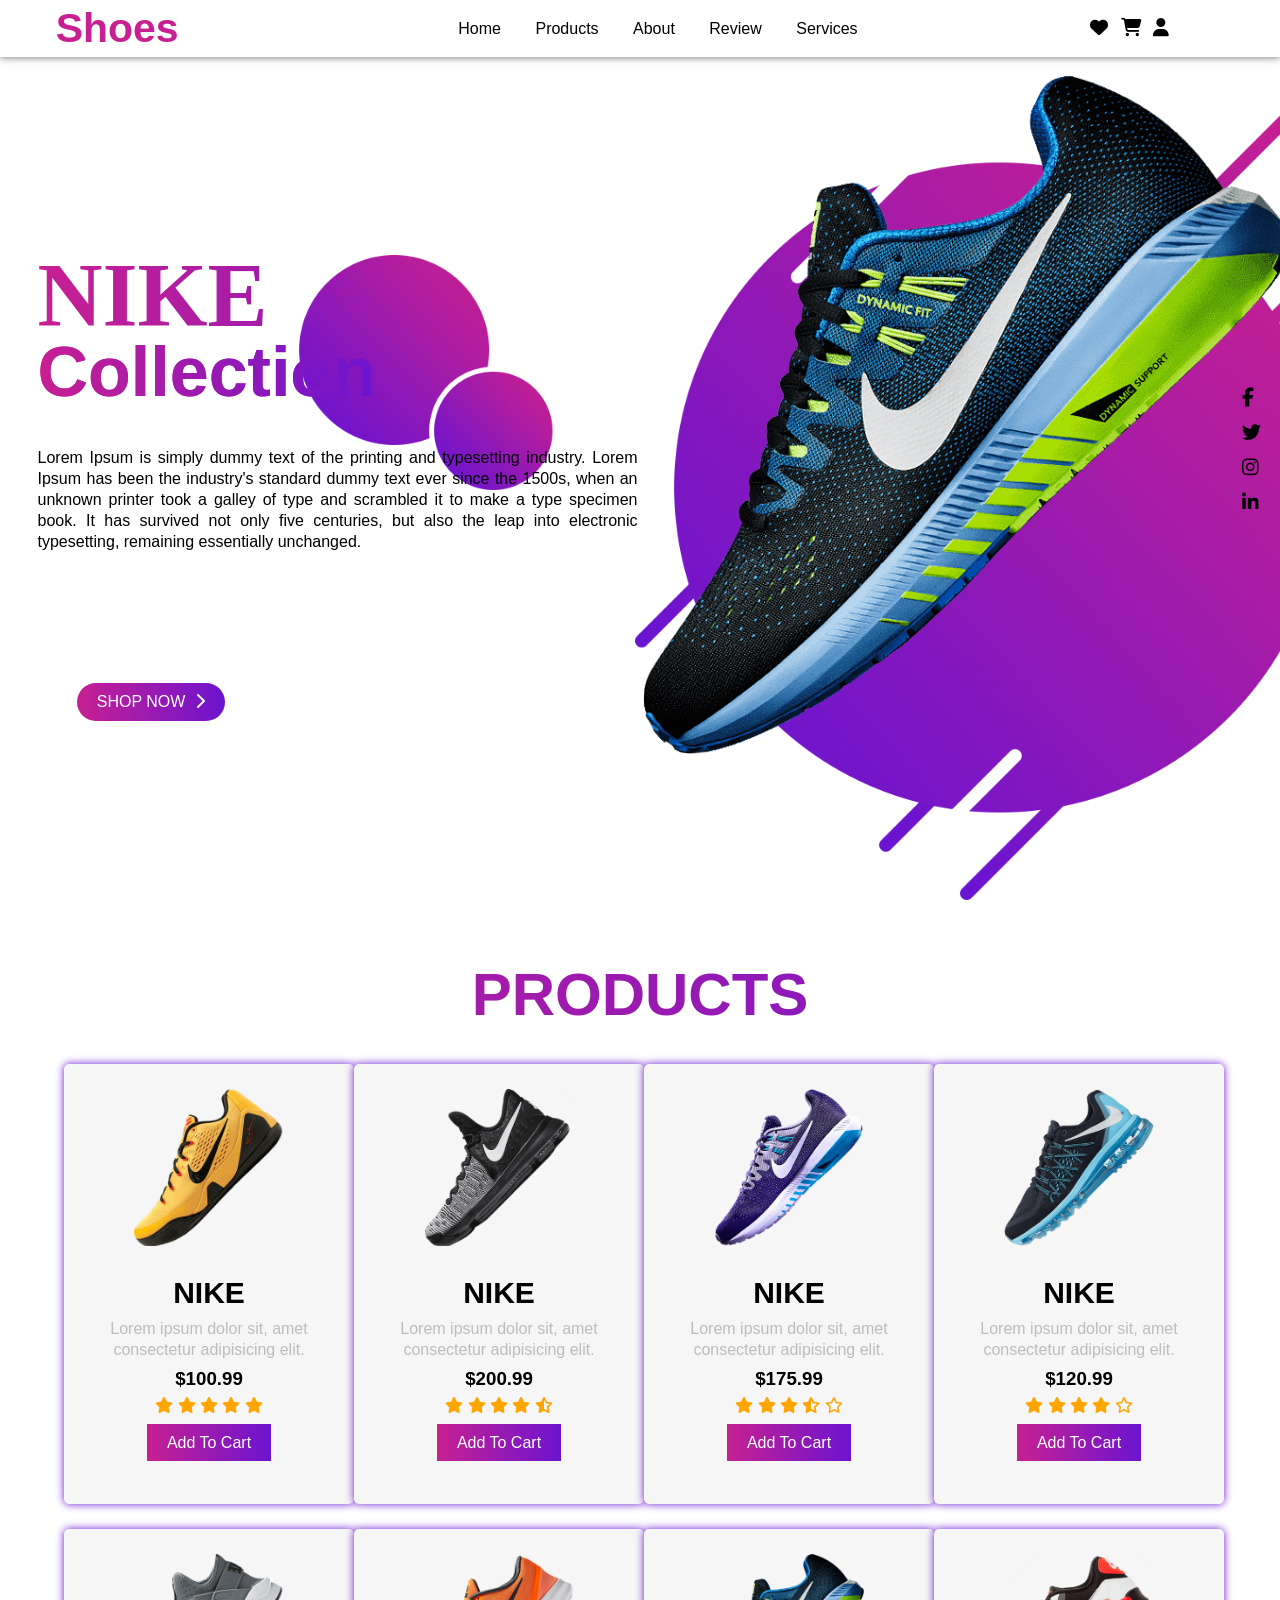
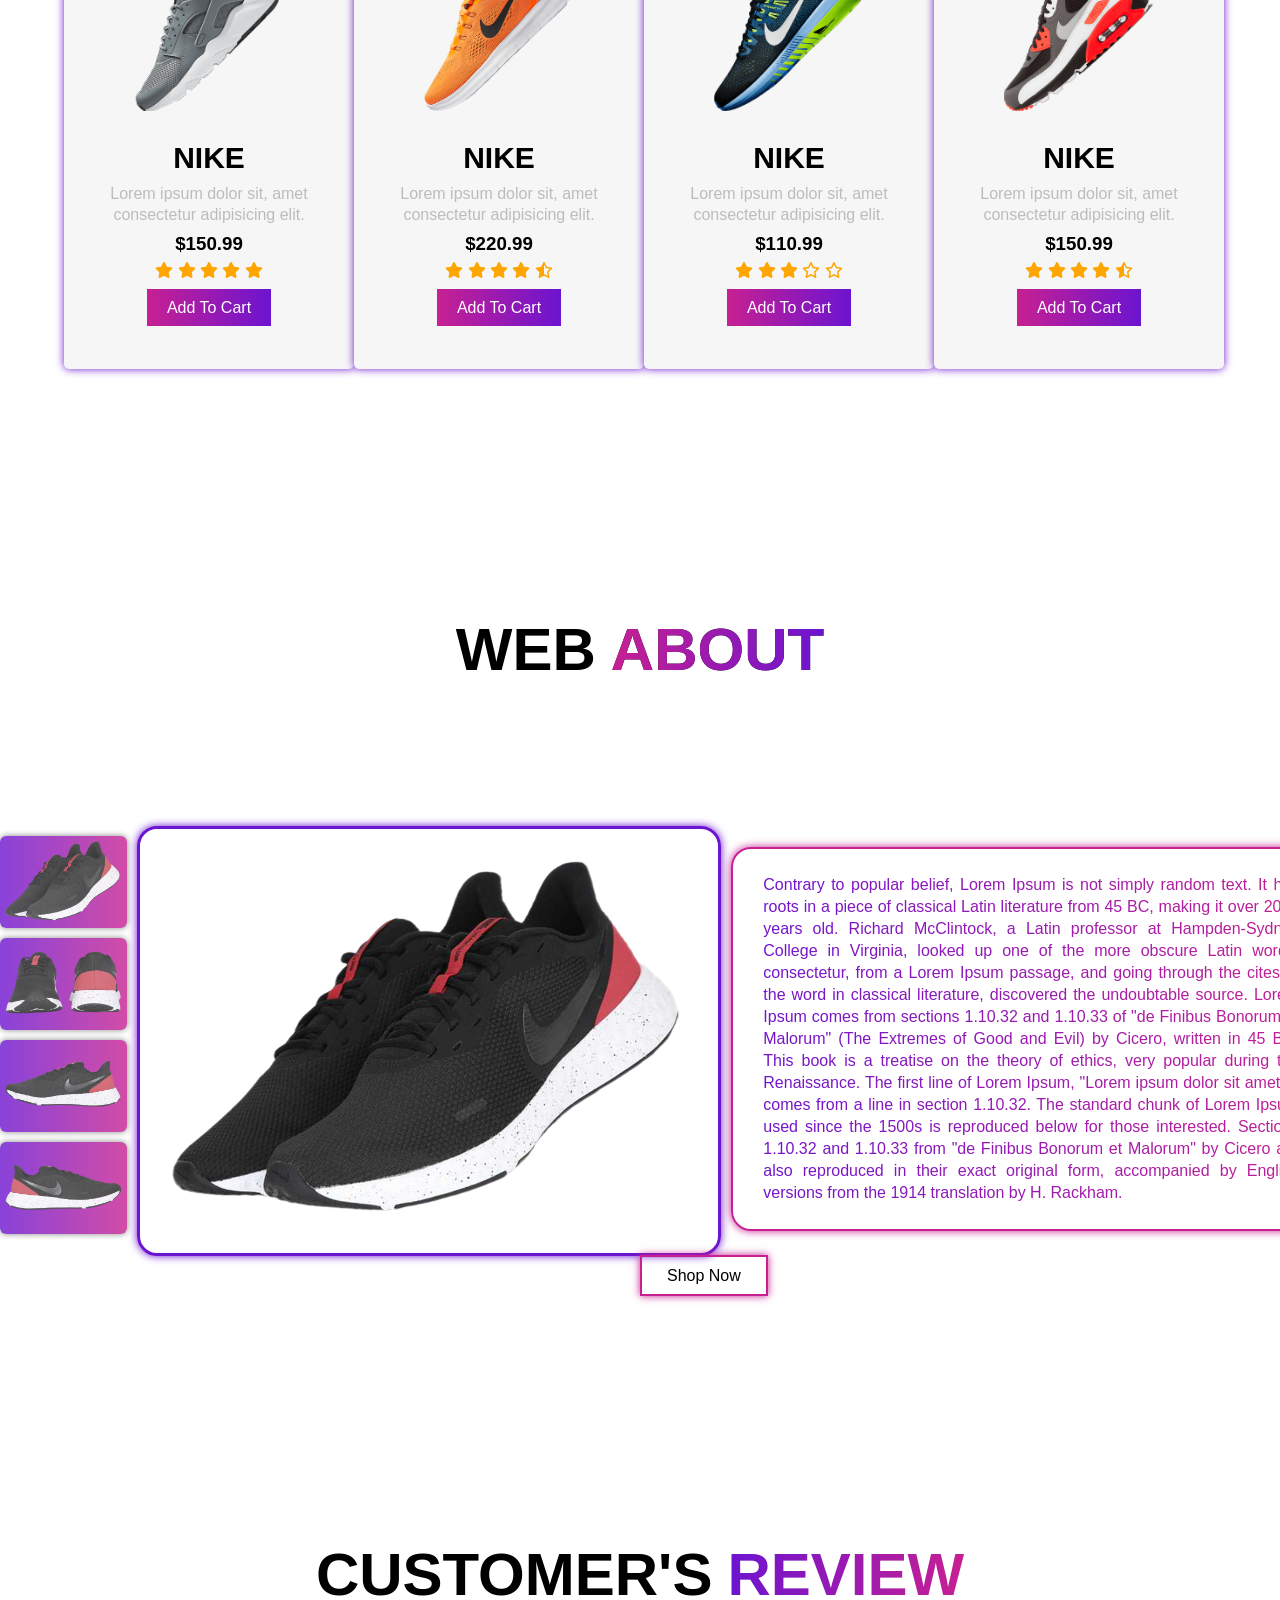
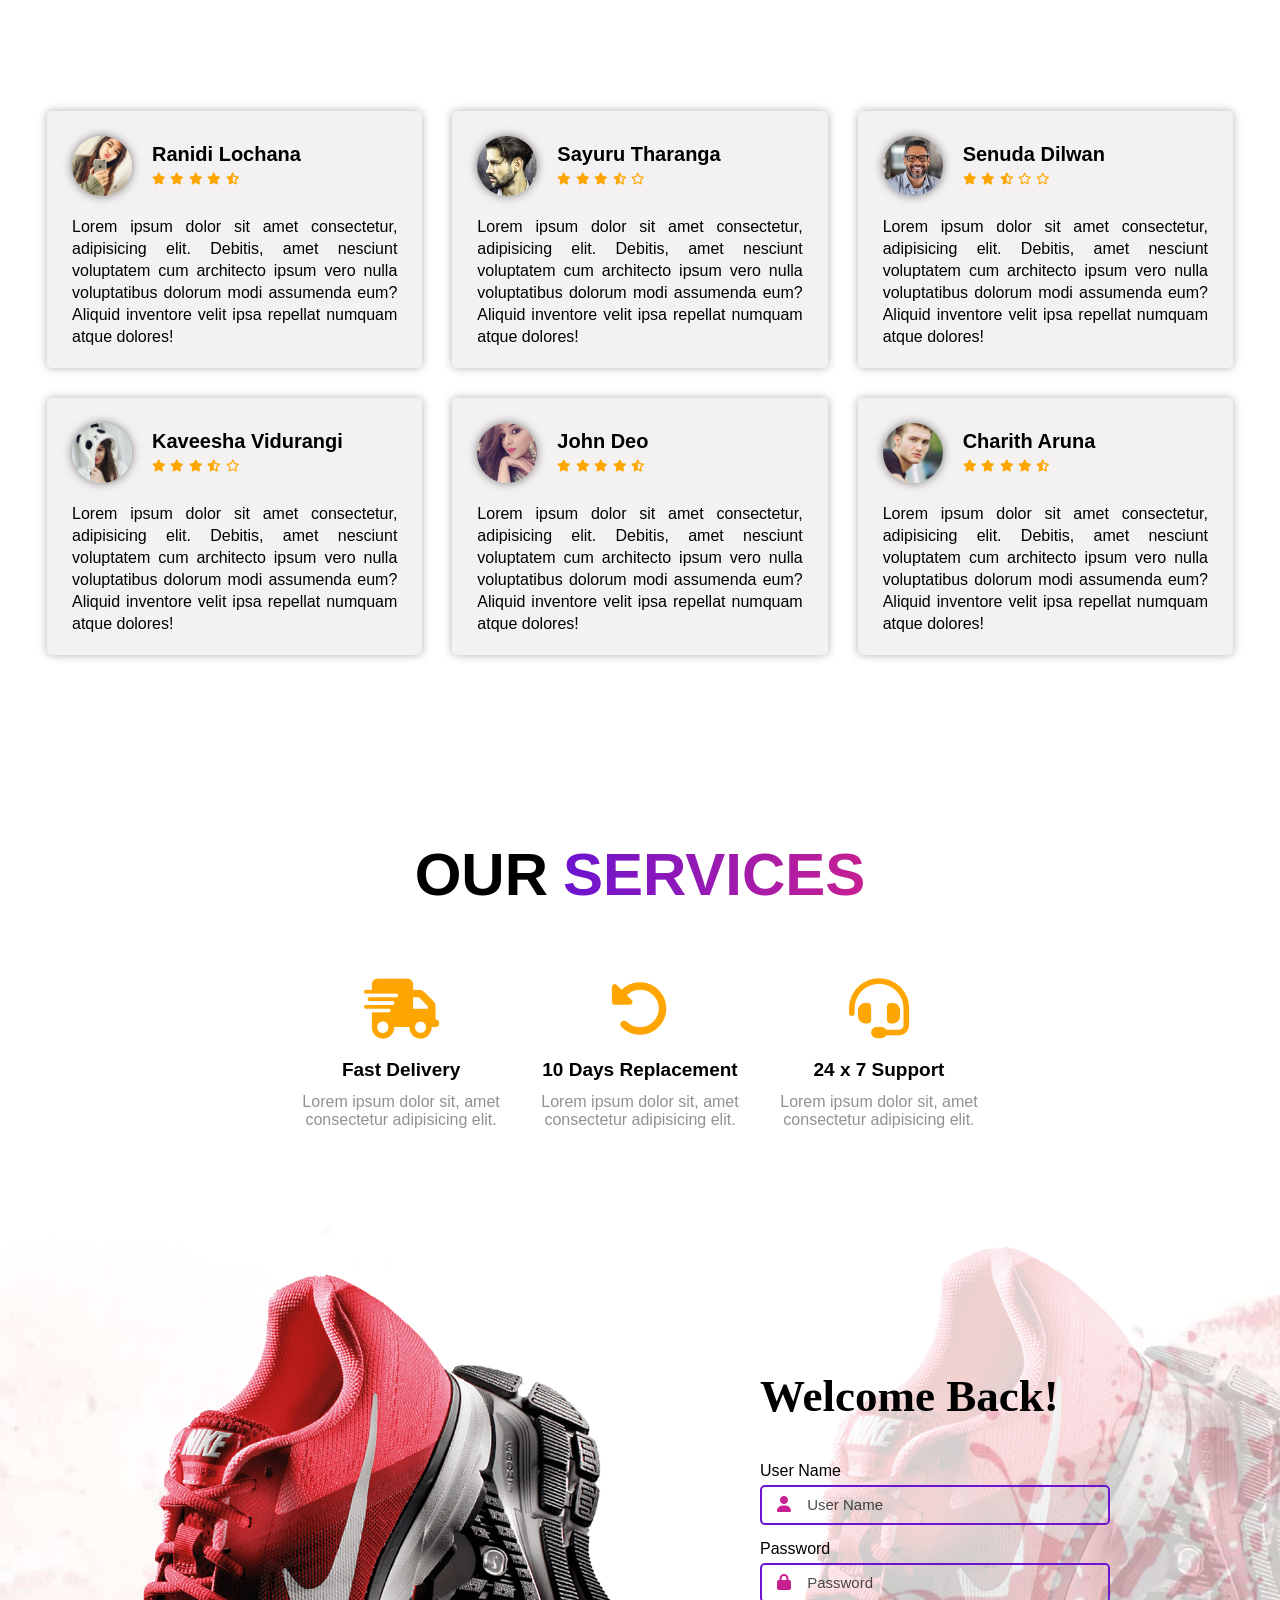
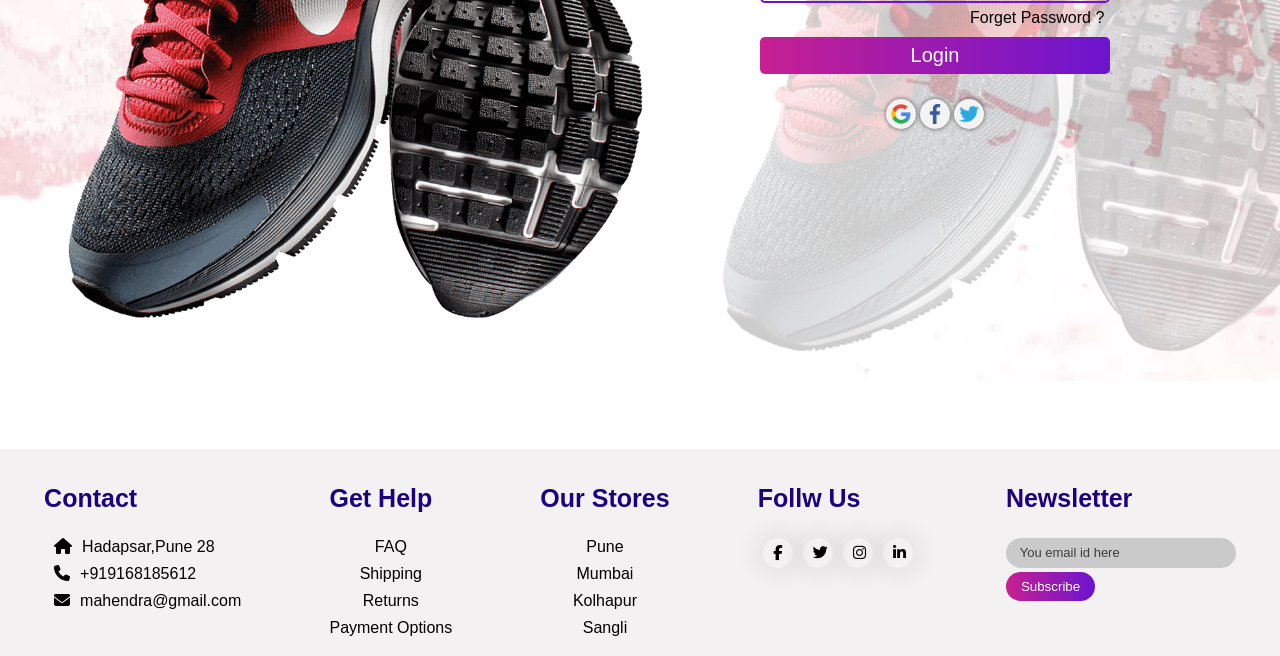
<file: Shoes Website/index.html>
<!DOCTYPE html>
<html lang="en">
<head>
    <meta charset="UTF-8">
    <meta http-equiv="X-UA-Compatible" content="IE=edge">
    <meta name="viewport" content="width=device-width, initial-scale=1.0">
    <title>Nike - Just Do It</title>
    <link rel="stylesheet" href="style.css">
    <link rel="shortcut icon" href="image/logo.png">
    <link rel="stylesheet" href="https://cdnjs.cloudflare.com/ajax/libs/font-awesome/6.1.1/css/all.min.css" integrity="sha512-KfkfwYDsLkIlwQp6LFnl8zNdLGxu9YAA1QvwINks4PhcElQSvqcyVLLD9aMhXd13uQjoXtEKNosOWaZqXgel0g==" crossorigin="anonymous" referrerpolicy="no-referrer" />
</head>
<body>

    <section>
        <nav>
            <div class="logo">
                <h1>Shoes<span></span></h1>
            </div>

            <ul>
                <li><a href="#Home">Home</a></li>
                <li><a href="#Products">Products</a></li>
                <li><a href="#About">About</a></li>
                <li><a href="#Review">Review</a></li>
                <li><a href="#Servises">Services</a></li>
            </ul>

            <div class="icons">
                <i class="fa-solid fa-heart"></i>
                <i class="fa-solid fa-cart-shopping"></i>
                <i class="fa-solid fa-user"></i>
            </div>

        </nav>

        <div class="main" id="Home">
            <div class="main_content">
                <div class="main_text">
                    <h1>NIKE<br><span>Collection</span></h1>
                    <p>
                        Lorem Ipsum is simply dummy text of the printing and typesetting industry. Lorem Ipsum has 
                        been the industry's standard dummy text ever since the 1500s, when an unknown printer took 
                        a galley of type and scrambled it to make a type specimen book. It has survived not only 
                        five centuries, but also the leap into electronic typesetting, remaining essentially unchanged.
                    </p>
                </div>
                <div class="main_image">
                    <img src="image/shoes.png">
                </div>
            </div>
            <div class="social_icon">
                <i class="fa-brands fa-facebook-f"></i>
                <i class="fa-brands fa-twitter"></i>
                <i class="fa-brands fa-instagram"></i>
                <i class="fa-brands fa-linkedin-in"></i>
            </div>
            <div class="button">
                <a href="#">SHOP NOW</a>
                <i class="fa-solid fa-chevron-right"></i>
            </div>
        </div>

    </section>


    <!--Products-->

    <div class="products" id="Products">
        <h1>Products</h1>

        <div class="box">
            <div class="card">

                <div class="small_card">
                    <i class="fa-solid fa-heart"></i>
                    <i class="fa-solid fa-share"></i>
                </div>

                <div class="image">
                    <img src="image/shoes1.png">
                </div>

                <div class="products_text">
                    <h2>NIKE</h2>
                    <p>
                        Lorem ipsum dolor sit, amet consectetur adipisicing elit.
                    </p>
                    <h3>$100.99</h3>
                    <div class="products_star">
                        <i class="fa-solid fa-star"></i>
                        <i class="fa-solid fa-star"></i>
                        <i class="fa-solid fa-star"></i>
                        <i class="fa-solid fa-star"></i>
                        <i class="fa-solid fa-star"></i>
                    </div>
                    <a href="#" class="btn">Add To Cart</a>
                </div>

            </div>

            <div class="card">

                <div class="small_card">
                    <i class="fa-solid fa-heart"></i>
                    <i class="fa-solid fa-share"></i>
                </div>

                <div class="image">
                    <img src="image/shoes2.png">
                </div>

                <div class="products_text">
                    <h2>NIKE</h2>
                    <p>
                        Lorem ipsum dolor sit, amet consectetur adipisicing elit.
                    </p>
                    <h3>$200.99</h3>
                    <div class="products_star">
                        <i class="fa-solid fa-star"></i>
                        <i class="fa-solid fa-star"></i>
                        <i class="fa-solid fa-star"></i>
                        <i class="fa-solid fa-star"></i>
                        <i class="fa-solid fa-star-half-stroke"></i>
                    </div>
                    <a href="#" class="btn">Add To Cart</a>
                </div>

            </div>

            <div class="card">

                <div class="small_card">
                    <i class="fa-solid fa-heart"></i>
                    <i class="fa-solid fa-share"></i>
                </div>

                <div class="image">
                    <img src="image/shoes3.png">
                </div>

                <div class="products_text">
                    <h2>NIKE</h2>
                    <p>
                        Lorem ipsum dolor sit, amet consectetur adipisicing elit.
                    </p>
                    <h3>$175.99</h3>
                    <div class="products_star">
                        <i class="fa-solid fa-star"></i>
                        <i class="fa-solid fa-star"></i>
                        <i class="fa-solid fa-star"></i>
                        <i class="fa-solid fa-star-half-stroke"></i>
                        <i class="fa-regular fa-star"></i>
                    </div>
                    <a href="#" class="btn">Add To Cart</a>
                </div>

            </div>

            <div class="card">

                <div class="small_card">
                    <i class="fa-solid fa-heart"></i>
                    <i class="fa-solid fa-share"></i>
                </div>

                <div class="image">
                    <img src="image/shoes4.png">
                </div>

                <div class="products_text">
                    <h2>NIKE</h2>
                    <p>
                        Lorem ipsum dolor sit, amet consectetur adipisicing elit.
                    </p>
                    <h3>$120.99</h3>
                    <div class="products_star">
                        <i class="fa-solid fa-star"></i>
                        <i class="fa-solid fa-star"></i>
                        <i class="fa-solid fa-star"></i>
                        <i class="fa-solid fa-star"></i>
                        <i class="fa-regular fa-star"></i>
                    </div>
                    <a href="#" class="btn">Add To Cart</a>
                </div>

            </div>

            <div class="card">

                <div class="small_card">
                    <i class="fa-solid fa-heart"></i>
                    <i class="fa-solid fa-share"></i>
                </div>

                <div class="image">
                    <img src="image/shoes5.png">
                </div>

                <div class="products_text">
                    <h2>NIKE</h2>
                    <p>
                        Lorem ipsum dolor sit, amet consectetur adipisicing elit.
                    </p>
                    <h3>$150.99</h3>
                    <div class="products_star">
                        <i class="fa-solid fa-star"></i>
                        <i class="fa-solid fa-star"></i>
                        <i class="fa-solid fa-star"></i>
                        <i class="fa-solid fa-star"></i>
                        <i class="fa-solid fa-star"></i>
                    </div>
                    <a href="#" class="btn">Add To Cart</a>
                </div>

            </div>

            <div class="card">

                <div class="small_card">
                    <i class="fa-solid fa-heart"></i>
                    <i class="fa-solid fa-share"></i>
                </div>

                <div class="image">
                    <img src="image/shoes6.png">
                </div>

                <div class="products_text">
                    <h2>NIKE</h2>
                    <p>
                        Lorem ipsum dolor sit, amet consectetur adipisicing elit.
                    </p>
                    <h3>$220.99</h3>
                    <div class="products_star">
                        <i class="fa-solid fa-star"></i>
                        <i class="fa-solid fa-star"></i>
                        <i class="fa-solid fa-star"></i>
                        <i class="fa-solid fa-star"></i>
                        <i class="fa-regular fa-star-half-stroke"></i>
                    </div>
                    <a href="#" class="btn">Add To Cart</a>
                </div>

            </div>

            <div class="card">

                <div class="small_card">
                    <i class="fa-solid fa-heart"></i>
                    <i class="fa-solid fa-share"></i>
                </div>

                <div class="image">
                    <img src="image/shoes.png">
                </div>

                <div class="products_text">
                    <h2>NIKE</h2>
                    <p>
                        Lorem ipsum dolor sit, amet consectetur adipisicing elit.
                    </p>
                    <h3>$110.99</h3>
                    <div class="products_star">
                        <i class="fa-solid fa-star"></i>
                        <i class="fa-solid fa-star"></i>
                        <i class="fa-solid fa-star"></i>
                        <i class="fa-regular fa-star"></i>
                        <i class="fa-regular fa-star"></i>
                    </div>
                    <a href="#" class="btn">Add To Cart</a>
                </div>

            </div>

            <div class="card">

                <div class="small_card">
                    <i class="fa-solid fa-heart"></i>
                    <i class="fa-solid fa-share"></i>
                </div>

                <div class="image">
                    <img src="image/shoes7.png">
                </div>

                <div class="products_text">
                    <h2>NIKE</h2>
                    <p>
                        Lorem ipsum dolor sit, amet consectetur adipisicing elit.
                    </p>
                    <h3>$150.99</h3>
                    <div class="products_star">
                        <i class="fa-solid fa-star"></i>
                        <i class="fa-solid fa-star"></i>
                        <i class="fa-solid fa-star"></i>
                        <i class="fa-solid fa-star"></i>
                        <i class="fa-regular fa-star-half-stroke"></i>
                    </div>
                    <a href="#" class="btn">Add To Cart</a>
                </div>

            </div>

        </div>
    </div>



    <!--About-->

    <div class="about" id="About">
        
        <h1>Web<span>About</span></h1>

        <div class="about_main">
            <div class="about_image">
                <div class="about_small_image">
                    <img src="image/red_shoes1.png" onclick="functio(this)">
                    <img src="image/red_shoes2.png" onclick="functio(this)">
                    <img src="image/red_shoes3.png" onclick="functio(this)">
                    <img src="image/red_shoes4.png" onclick="functio(this)">
                </div>

                <div class="image_contaner">
                    <img src="image/red_shoes1.png" id="imagebox">
                </div>

            </div>

            <div class="about_text">
                <p>
                    Contrary to popular belief, Lorem Ipsum is not simply random text. It has roots in a piece of classical 
                    Latin literature from 45 BC, making it over 2000 years old. Richard McClintock, a Latin professor at 
                    Hampden-Sydney College in Virginia, looked up one of the more obscure Latin words, consectetur, from a 
                    Lorem Ipsum passage, and going through the cites of the word in classical literature, discovered the 
                    undoubtable source. Lorem Ipsum comes from sections 1.10.32 and 1.10.33 of "de Finibus Bonorum et Malorum" 
                    (The Extremes of Good and Evil) by Cicero, written in 45 BC. This book is a treatise on the theory of ethics, 
                    very popular during the Renaissance. The first line of Lorem Ipsum, "Lorem ipsum dolor sit amet..", comes 
                    from a line in section 1.10.32. The standard chunk of Lorem Ipsum used since the 1500s is reproduced below 
                    for those interested. Sections 1.10.32 and 1.10.33 from "de Finibus Bonorum et Malorum" by Cicero are also 
                    reproduced in their exact original form, accompanied by English versions from the 1914 translation by H. Rackham.
                </p>
            </div>

        </div>

        <a href="#" class="about_btn">Shop Now</a>

        <script>
            function functio(small){
                var full = document.getElementById("imagebox")
                full.src = small.src
            }
        </script>
        
    </div>



    <!--Review-->

    <div class="review" id="Review">
        <h1>Customer's<span>review</span></h1>
        
        <div class="review_box">
            <div class="review_card">
                <div class="card_top">
                    <div class="profile">

                        <div class="profile_image">
                            <img src="image/girl_dp1.jpg">
                        </div>

                        <div class="name">
                            <strong>Ranidi Lochana</strong>

                            <div class="like">
                                <i class="fa-solid fa-star"></i>
                                <i class="fa-solid fa-star"></i>
                                <i class="fa-solid fa-star"></i>
                                <i class="fa-solid fa-star"></i>
                                <i class="fa-solid fa-star-half-stroke"></i>
                            </div>
                        </div>

                    </div>
                </div>
                <div class="comment">
                    <p>
                        Lorem ipsum dolor sit amet consectetur, adipisicing elit. Debitis, amet nesciunt voluptatem cum 
                        architecto ipsum vero nulla voluptatibus dolorum modi assumenda eum? Aliquid inventore velit ipsa 
                        repellat numquam atque dolores!
                    </p>
                </div>
            </div>   

            <div class="review_card">
                <div class="card_top">
                    <div class="profile">

                        <div class="profile_image">
                            <img src="image/man_dp1.jpg">
                        </div>

                        <div class="name">
                            <strong>Sayuru Tharanga</strong>

                            <div class="like">
                                <i class="fa-solid fa-star"></i>
                                <i class="fa-solid fa-star"></i>
                                <i class="fa-solid fa-star"></i>
                                <i class="fa-solid fa-star-half-stroke"></i>
                                <i class="fa-regular fa-star"></i>
                            </div>
                        </div>

                    </div>
                </div>
                <div class="comment">
                    <p>
                        Lorem ipsum dolor sit amet consectetur, adipisicing elit. Debitis, amet nesciunt voluptatem cum 
                        architecto ipsum vero nulla voluptatibus dolorum modi assumenda eum? Aliquid inventore velit ipsa 
                        repellat numquam atque dolores!
                    </p>
                </div>
            </div>   

            <div class="review_card">
                <div class="card_top">
                    <div class="profile">

                        <div class="profile_image">
                            <img src="image/man_dp2.jpg">
                        </div>

                        <div class="name">
                            <strong>Senuda Dilwan</strong>

                            <div class="like">
                                <i class="fa-solid fa-star"></i>
                                <i class="fa-solid fa-star"></i>
                                <i class="fa-solid fa-star-half-stroke"></i>
                                <i class="fa-regular fa-star"></i>
                                <i class="fa-regular fa-star"></i>
                            </div>
                        </div>

                    </div>
                </div>
                <div class="comment">
                    <p>
                        Lorem ipsum dolor sit amet consectetur, adipisicing elit. Debitis, amet nesciunt voluptatem cum 
                        architecto ipsum vero nulla voluptatibus dolorum modi assumenda eum? Aliquid inventore velit ipsa 
                        repellat numquam atque dolores!
                    </p>
                </div>
            </div>   

        </div>

        <div class="review_box">
            <div class="review_card">
                <div class="card_top">
                    <div class="profile">

                        <div class="profile_image">
                            <img src="image/gir_dp3.jpg">
                        </div>

                        <div class="name">
                            <strong>Kaveesha Vidurangi</strong>

                            <div class="like">
                                <i class="fa-solid fa-star"></i>
                                <i class="fa-solid fa-star"></i>
                                <i class="fa-solid fa-star"></i>
                                <i class="fa-solid fa-star-half-stroke"></i>
                                <i class="fa-regular fa-star"></i>
                            </div>
                        </div>

                    </div>
                </div>
                <div class="comment">
                    <p>
                        Lorem ipsum dolor sit amet consectetur, adipisicing elit. Debitis, amet nesciunt voluptatem cum 
                        architecto ipsum vero nulla voluptatibus dolorum modi assumenda eum? Aliquid inventore velit ipsa 
                        repellat numquam atque dolores!
                    </p>
                </div>
            </div>   

            <div class="review_card">
                <div class="card_top">
                    <div class="profile">

                        <div class="profile_image">
                            <img src="image/gir_dp2.jpg">
                        </div>

                        <div class="name">
                            <strong>John Deo</strong>

                            <div class="like">
                                <i class="fa-solid fa-star"></i>
                                <i class="fa-solid fa-star"></i>
                                <i class="fa-solid fa-star"></i>
                                <i class="fa-solid fa-star"></i>
                                <i class="fa-solid fa-star-half-stroke"></i>
                            </div>
                        </div>

                    </div>
                </div>
                <div class="comment">
                    <p>
                        Lorem ipsum dolor sit amet consectetur, adipisicing elit. Debitis, amet nesciunt voluptatem cum 
                        architecto ipsum vero nulla voluptatibus dolorum modi assumenda eum? Aliquid inventore velit ipsa 
                        repellat numquam atque dolores!
                    </p>
                </div>
            </div>   

            <div class="review_card">
                <div class="card_top">
                    <div class="profile">

                        <div class="profile_image">
                            <img src="image/man_dp3.jpg">
                        </div>

                        <div class="name">
                            <strong>Charith Aruna</strong>

                            <div class="like">
                                <i class="fa-solid fa-star"></i>
                                <i class="fa-solid fa-star"></i>
                                <i class="fa-solid fa-star"></i>
                                <i class="fa-solid fa-star"></i>
                                <i class="fa-solid fa-star-half-stroke"></i>
                            </div>
                        </div>

                    </div>
                </div>
                <div class="comment">
                    <p>
                        Lorem ipsum dolor sit amet consectetur, adipisicing elit. Debitis, amet nesciunt voluptatem cum 
                        architecto ipsum vero nulla voluptatibus dolorum modi assumenda eum? Aliquid inventore velit ipsa 
                        repellat numquam atque dolores!
                    </p>
                </div>
            </div>   

        </div>

    </div>


    <!--Services-->

    <div class="services" id="Servises">
        <h1>our<span>services</span></h1>

        <div class="services_cards">
            <div class="services_box">
                <i class="fa-solid fa-truck-fast"></i>
                <h3>Fast Delivery</h3>
                <p>
                    Lorem ipsum dolor sit, amet consectetur adipisicing elit.
                </p>
            </div>

            <div class="services_box">
                <i class="fa-solid fa-rotate-left"></i>
                <h3>10 Days Replacement</h3>
                <p>
                    Lorem ipsum dolor sit, amet consectetur adipisicing elit.
                </p>
            </div>

            <div class="services_box">
                <i class="fa-solid fa-headset"></i>
                <h3>24 x 7 Support</h3>
                <p>
                    Lorem ipsum dolor sit, amet consectetur adipisicing elit.
                </p>
            </div>
        </div>

    </div>



    <!--Login Form-->
    
    <div class="login_form">
        <div class="left">
            <img src="image/logshoes.png">
        </div>

        <div class="right">
            <h1>Welcome Back!</h1>

            <form action="#" method="post">
                <p>User Name</p>
                <div class="user">
                    <i class="fa-solid fa-user"></i>
                    <input type="text" name="user" placeholder="User Name" class="username">
                </div>

                <p class="passworg_tag">Password</p>
                <div class="password">
                    <i class="fa-solid fa-lock"></i>
                    <input type="text" name="password" placeholder="Password">
                </div>

                <p class="forget">Forget Password ?</p>

                <button type="submit">Login</button>
                <div class="loging_icon">
                    <a href="#"><img src="image/google.png"></a>
                    <a href="#"><img src="image/facebook.png"></a>
                    <a href="#"><img src="image/twitter.png"></a>
                </div>

            </form>

        </div>

    </div>



    <!--Footer-->

    <footer>
        <div class="footer_main">
            <div class="tag">
                <h1>Contact</h1>
                <a href="#"><i class="fa-solid fa-house"></i>Hadapsar,Pune 28</a>
                <a href="#"><i class="fa-solid fa-phone"></i>+919168185612</a>
                <a href="#"><i class="fa-solid fa-envelope"></i>mahendra@gmail.com</a>
            </div>

            <div class="tag">
                <h1>Get Help</h1>
                <a href="#" class="center">FAQ</a>
                <a href="#" class="center">Shipping</a>
                <a href="#" class="center">Returns</a>
                <a href="#" class="center">Payment Options</a>
            </div>

            <div class="tag">
                <h1>Our Stores</h1>
                <a href="#" class="center">Pune</a>
                <a href="#" class="center">Mumbai</a>
                <a href="#" class="center">Kolhapur</a>
                <a href="#" class="center">Sangli</a>
            </div>

            <div class="tag">
                <h1>Follw Us</h1>
                <div class="social_link">
                    <a href="#"><i class="fa-brands fa-facebook-f"></i></a>
                    <a href="#"><i class="fa-brands fa-twitter"></i></a>
                    <a href="#"><i class="fa-brands fa-instagram"></i></a>
                    <a href="#"><i class="fa-brands fa-linkedin-in"></i></a>                    
                </div>
            </div>

            <div class="tag">
                <h1>Newsletter</h1>
                <div class="search_bar">
                    <input type="text" placeholder="You email id here">
                    <button type="submit">Subscribe</button>
                </div>
            </div>

        </div>
    </footer>

    
</body>
</html>
</file>
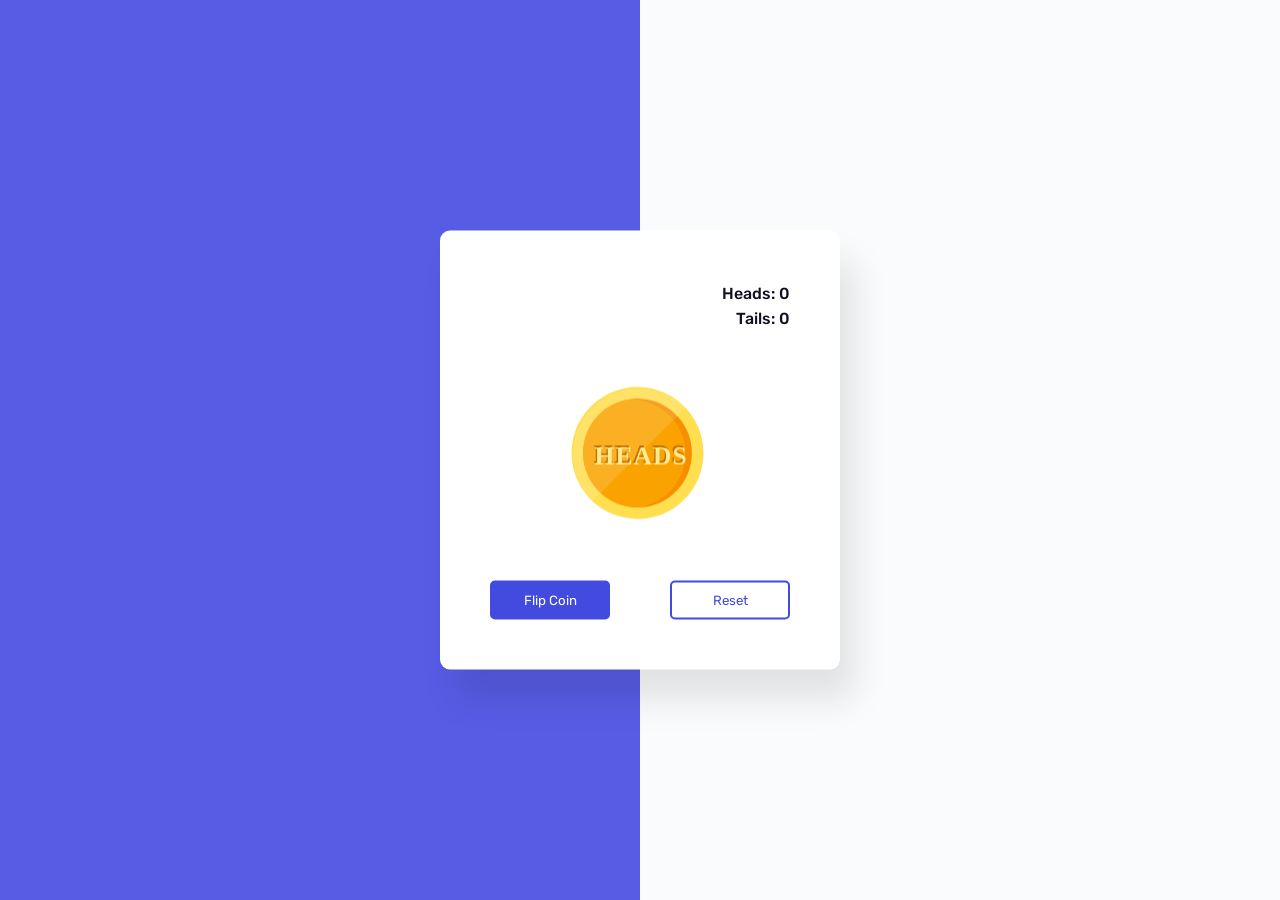
<file: Toss A Coin/index.html>
<!DOCTYPE html>
<html lang="en">

<head>
    <meta charset="UTF-8">
    <meta http-equiv="X-UA-Compatible" content="IE=edge">
    <meta name="viewport" content="width=device-width, initial-scale=1.0">
    <link rel="stylesheet" href="style.css">
    <title>Day #7 - Flip a coin game | AsmrProg</title>
</head>

<body>

    <div class="container">
        <div class="stats">
            <p id="heads-count">Heads: 0</p>
            <p id="tails-count">Tails: 0</p>
        </div>
        <div class="coin" id="coin">
            <div class="heads">
                <img src="heads.svg">
            </div>
            <div class="tails">
                <img src="tails.svg">
            </div>
        </div>
        <div class="buttons">
            <button id="flip-button">
                Flip Coin
            </button>
            <button id="reset-button">
                Reset
            </button>
        </div>
    </div>


    <script src="index.js"></script>
</body>

</html>
</file>
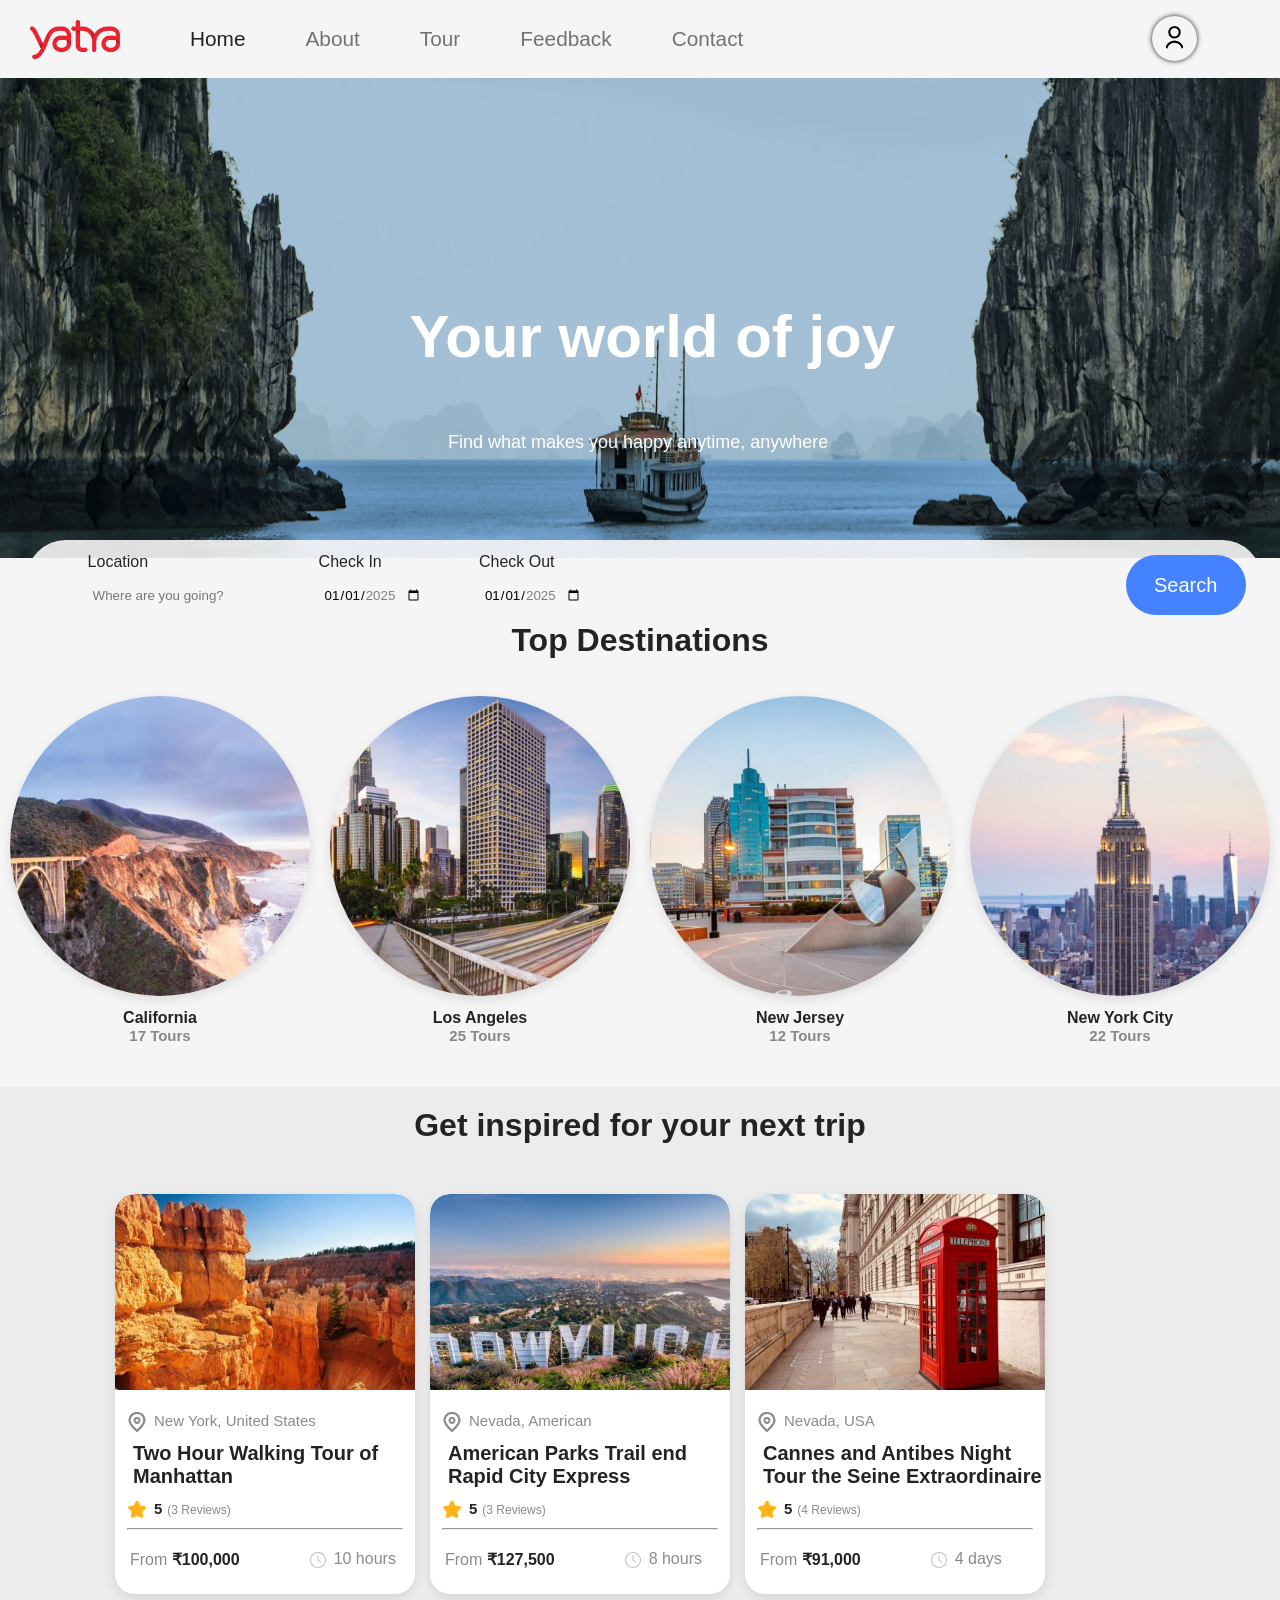
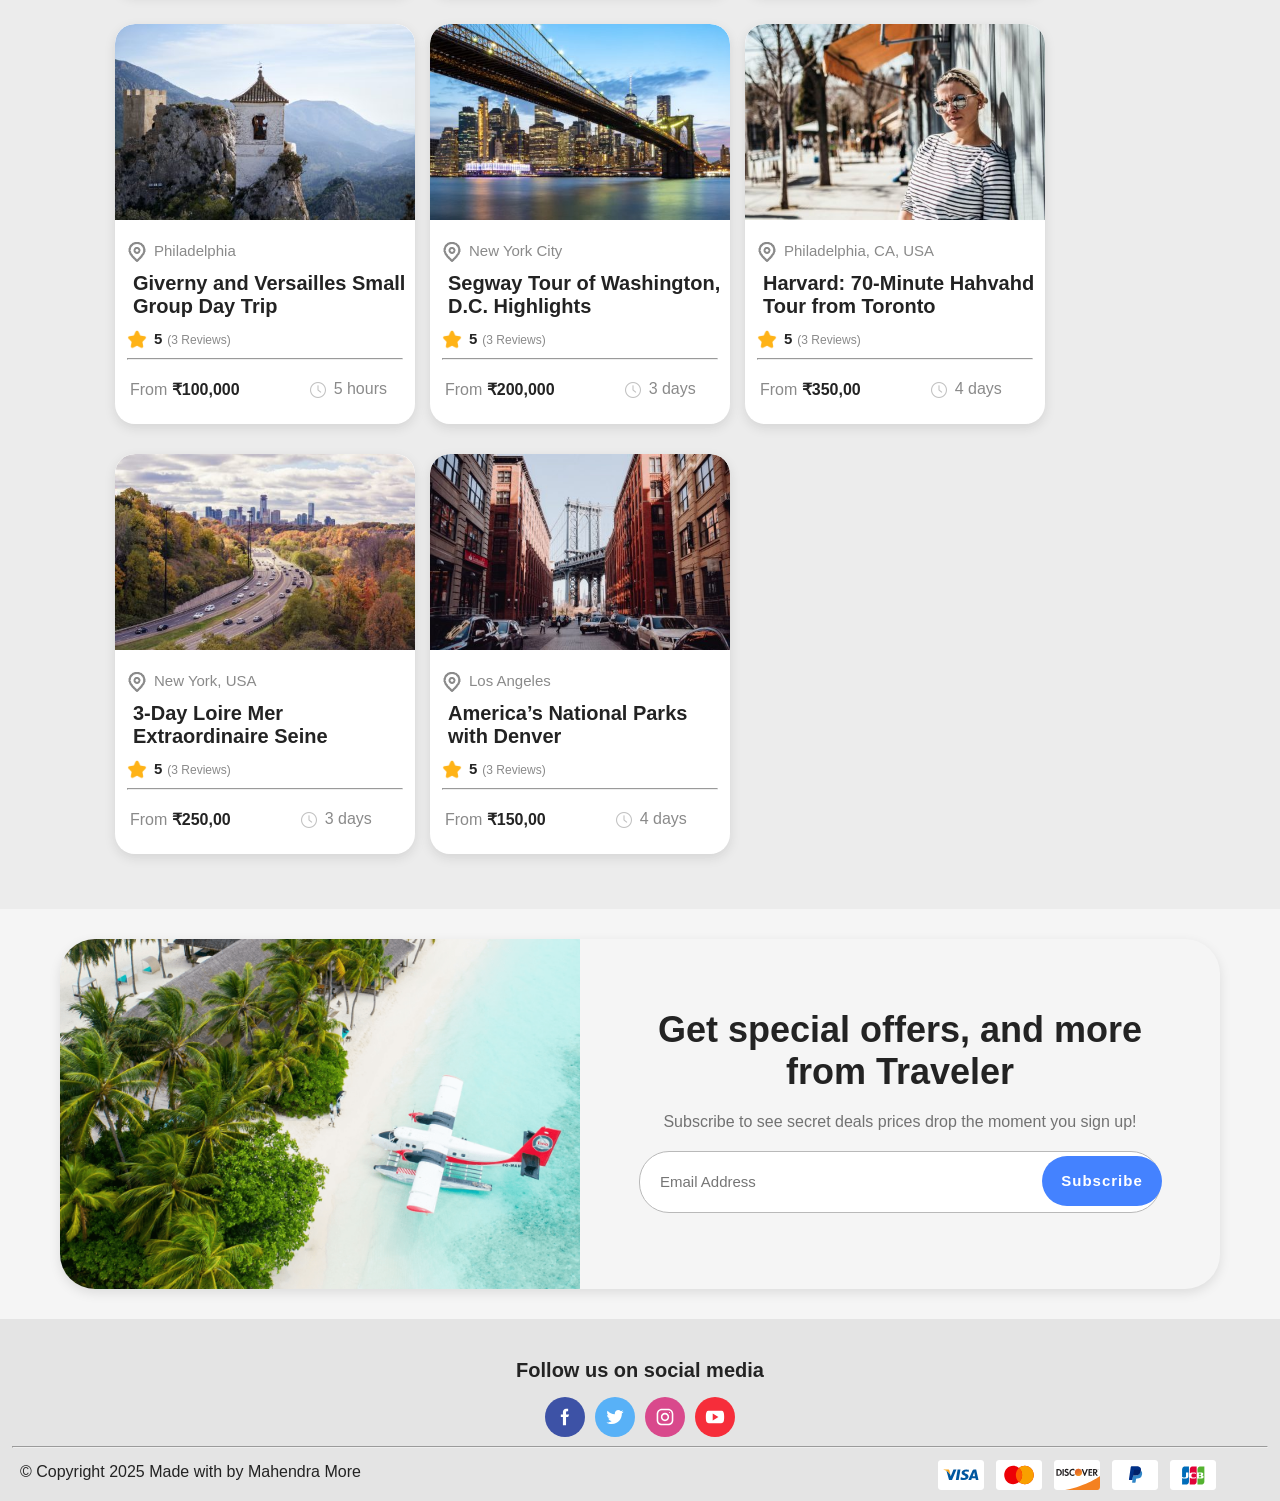
<file: Yatra Project/index.html>
<!DOCTYPE html>
<html lang="en">

<head>
  <meta charset="UTF-8" />
  <meta http-equiv="X-UA-Compatible" content="IE=edge" />
  <meta name="viewport" content="width=device-width, initial-scale=1.0" />
  <link rel="stylesheet" href="css/style.css" />
  <link rel="icon" href="res/icons/airplane.png" type="image/x-icon" />

  <title>Yatra Tours & Travels - Home</title>
</head>

<body>
  <!-- Navbar -->
  <nav id="navbar">
    <!-- <div id="logoPlane">
        <img class="plane" src="res/img/plane.png" alt="" />
      </div> -->
    <div id="logo"><a href="#home">
        <img class="yatra" src="res/img/yatra_logo.png" alt="Yatra" /></a>
    </div>

    <div class="itemGroup">
      <ul>
        <li class="navItem"><a href="index.html" id="home" class="active"> Home</a></li>
        <li class="navItem"><a href="about.html" id="about">About</a></li>
        <li class="navItem"><a href="#trips" id="Tour" >Tour</a></li>
        <li class="navItem"><a href="feedback.html" id="feedback">Feedback</a></li>
        <li class="navItem"><a href="contact.html" id="contact">Contact</a></li>
      </ul>
    </div>

    <div class="user" id="user">
      <a href="login.html"><img src="res/svg/user.svg" alt="" /></a>
    </div>
  </nav>
  <!-- Navbar End -->

  <!-- Home -->
  <section id="home">
    <img src="res/img/Banner.png" alt="" />
    <h1>Your world of joy</h1>
    <p>Find what makes you happy anytime, anywhere</p>

    <div class="search">
      <table>
        <tr>
          <td><label for="">Location</label></td>
          <td>Check In</td>
          <td>Check Out</td>
        </tr>
        <tr>
          <td>
            <input type="text" placeholder="Where are you going?" name="location" id="location" />
          </td>
          <td>
            <input type="date" name="location" id="location" value="2025-01-01" min="2025-01-01" max="2025-12-31" />
          </td>
          <td>
            <input type="date" name="location" id="location" value="2025-01-01" min="2025-01-01" max="2025-12-31" />
          </td>
        </tr>
      </table>
      <a href="" id="btnSearch">Search</a>
    </div>
  </section>
  <!-- Home End -->

  <!-- Top Destination -->
  <section class="destinationGrid">
    <h2>Top Destinations</h2>
    <div class="grid-container">
      <div class="grid-item">
        <a href="">
          <img src="res/img/destinations/California-400x400.jpg" alt="" />
        </a>

      </div>
      <div class="grid-item">
        <a href="">
          <img src="res/img/destinations/Los-Angeles-400x400.jpg" alt="" />
        </a>

      </div>
      <div class="grid-item">
        <a href="">
          <img src="res/img/destinations/New-Jersey-400x400.jpg" alt="" />
        </a>

      </div>
      <div class="grid-item">
        <a href="">
          <img src="res/img/destinations/New-York-City-400x400.jpg" alt="" />
        </a>

      </div>
      <div class="destinationName">
        <a href="">California</a> <a class="toursCount" href="">17 Tours</a>
      </div>
      <div class="destinationName">
        <a href="">Los Angeles</a><a class="toursCount" href="">25 Tours</a>
      </div>
      <div class="destinationName">
        <a href="">New Jersey</a><a class="toursCount" href="">12 Tours</a>
      </div>
      <div class="destinationName">
        <a href="">New York City</a>
        <a class="toursCount" href="">22 Tours</a>
      </div>
    </div>
  </section>
  <!-- Top Destination End -->

  <!-- Section third : Trips -->
  <section id="trips">
    <h2>Get inspired for your next trip</h2>
    <div class="tripMain">
      <div class="tripGrid">
        <div class="trip-grid-image"><a href=""><img src="res/img/destinations/trip-450x300.jpg" alt="New York"></a>
        </div>

        <div class="trip-grid-cap">
          <img src="res/icons/marker.png" alt="Destination">
          <p>New York, United States </p>
          <p>Two Hour Walking Tour of Manhattan</p>
          <img src="res/icons/star.png" alt="Star">
          <p>5<span>(3 Reviews)</span></p>
        </div>
        <hr>

        <div class="priceTag">
          <p>From <span>₹100,000</span></p>
          <img src="res/icons/time.png" alt="Travel Time">
          <p>10 hours</p>
        </div>

      </div>

      <div class="tripGrid">
        <div class="trip-grid-image"><a href=""><img src="res/img/destinations/trip1-450x300.jpg" alt=""></a></div>
        <div class="trip-grid-cap">
          <img src="res/icons/marker.png" alt="Destination">
          <p>Nevada, American</p>
          <p>American Parks Trail end Rapid City Express</p>
          <img src="res/icons/star.png" alt="Star">
          <p>5<span>(3 Reviews)</span></p>
        </div>
        <hr>

        <div class="priceTag">
          <p>From <span>₹127,500</span></p>
          <img src="res/icons/time.png" alt="Travel Time">
          <p>8 hours</p>
        </div>
      </div>
      <div class="tripGrid">
        <div class="trip-grid-image"><a href=""><img src="res/img/destinations/trip2-450x300.jpg" alt=""></a></div>
        <div class="trip-grid-cap">
          <img src="res/icons/marker.png" alt="Destination">
          <p>Nevada, USA</p>
          <p>Cannes and Antibes Night Tour the Seine Extraordinaire</p>
          <img src="res/icons/star.png" alt="Star">
          <p>5<span>(4 Reviews)</span></p>
        </div>
        <hr>

        <div class="priceTag">
          <p>From <span>₹91,000</span></p>
          <img src="res/icons/time.png" alt="Travel Time">
          <p>4 days</p>
        </div>
      </div>
      <div class="tripGrid">
        <div class="trip-grid-image"><a href=""><img src="res/img/destinations/trip3-450x300.jpg" alt=""></a></div>
        <div class="trip-grid-cap">
          <img src="res/icons/marker.png" alt="Destination">
          <p>Philadelphia</p>
          <p>Giverny and Versailles Small Group Day Trip</p>
          <img src="res/icons/star.png" alt="Star">
          <p>5<span>(3 Reviews)</span></p>
        </div>
        <hr>

        <div class="priceTag">
          <p>From <span>₹100,000</span></p>
          <img src="res/icons/time.png" alt="Travel Time">
          <p>5 hours</p>
        </div>
      </div>

      <div class="tripGrid">
        <div class="trip-grid-image"><a href=""><img src="res/img/destinations/trip4-450x300.jpg" alt=""></a></div>
        <div class="trip-grid-cap">
          <img src="res/icons/marker.png" alt="Destination">
          <p>New York City</p>
          <p>Segway Tour of Washington, D.C. Highlights</p>
          <img src="res/icons/star.png" alt="Star">
          <p>5<span>(3 Reviews)</span></p>
        </div>
        <hr>

        <div class="priceTag">
          <p>From <span>₹200,000</span></p>
          <img src="res/icons/time.png" alt="Travel Time">
          <p>3 days</p>
        </div>
      </div>

      <div class="tripGrid">
        <div class="trip-grid-image"><a href=""><img src="res/img/destinations/trip5-450x300.jpg" alt=""></a></div>
        <div class="trip-grid-cap">
          <img src="res/icons/marker.png" alt="Destination">
          <p>Philadelphia, CA, USA</p>
          <p>Harvard: 70-Minute Hahvahd Tour from Toronto</p>
          <img src="res/icons/star.png" alt="Star">
          <p>5<span>(3 Reviews)</span></p>
        </div>
        <hr>

        <div class="priceTag">
          <p>From <span>₹350,00</span></p>
          <img src="res/icons/time.png" alt="Travel Time">
          <p>4 days</p>
        </div>
      </div>

      <div class="tripGrid">
        <div class="trip-grid-image"><a href=""><img src="res/img/destinations/trip6-450x300.jpg" alt=""></a></div>
        <div class="trip-grid-cap">
          <img src="res/icons/marker.png" alt="Destination">
          <p>New York, USA</p>
          <p>3-Day Loire Mer Extraordinaire Seine</p>
          <img src="res/icons/star.png" alt="Star">
          <p>5<span>(3 Reviews)</span></p>
        </div>
        <hr>

        <div class="priceTag">
          <p>From <span>₹250,00</span></p>
          <img src="res/icons/time.png" alt="Travel Time">
          <p>3 days</p>
        </div>
      </div>

      <div class="tripGrid">
        <div class="trip-grid-image"><a href=""><img src="res/img/destinations/trip7-450x300.jpg" alt=""></a></div>
        <div class="trip-grid-cap">
          <img src="res/icons/marker.png" alt="Destination">
          <p>Los Angeles</p>
          <p>America’s National Parks with Denver</p>
          <img src="res/icons/star.png" alt="Star">
          <p>5<span>(3 Reviews)</span></p>
        </div>
        <hr>

        <div class="priceTag">
          <p>From <span>₹150,00</span></p>
          <img src="res/icons/time.png" alt="Travel Time">
          <p>4 days</p>
        </div>
      </div>
    </div>
    </div>
  </section>
  <!-- Section Trips End -->

  <!-- Subscribe Section start -->
  <section class="subscribe">

    <div class="subscribe-main">
      <div><img src="res/img/subscribe.png" alt="subscribe"></div>
      <div class="sub-sub">
        <p>Get special offers, and more from Traveler</p>
        <p>Subscribe to see secret deals prices drop the moment you sign up!</p>
        <input type="email" name="email" id="email" placeholder="Email Address">
        <button>Subscribe</button>
      </div>
    </div>
  </section>
  <!-- Subscribe Section End -->

  <!-- Footer Start -->
    <section class="sec-footer">

        <footer>
          <p>Follow us on social media</p>
          <div class="social-media">
        
             
              <span><svg xmlns="http://www.w3.org/2000/svg" width="40" height="40" viewBox="0 0 40 40" fill="none"><rect width="40" height="40" rx="20" fill="#3D52A6"></rect><path d="M21.0417 17.3959V15.3126C21.0417 14.7376 21.5084 14.2709 22.0834 14.2709H23.125V11.6667H21.0417C19.3157 11.6667 17.9167 13.0657 17.9167 14.7917V17.3959H15.8334V20.0001H17.9167V28.3334H21.0417V20.0001H23.125L24.1667 17.3959H21.0417Z" fill="white"></path></svg></span>
             
              <span><svg xmlns="http://www.w3.org/2000/svg" width="40" height="40" viewBox="0 0 40 40" fill="none"><rect width="40" height="40" rx="20" fill="#58B1F7"></rect><path d="M28.5878 14.6732C27.9489 14.9534 27.2682 15.1392 26.5585 15.2294C27.2886 14.7935 27.8459 14.1084 28.1079 13.2827C27.4271 13.6886 26.6755 13.9753 25.8745 14.1353C25.2281 13.447 24.3069 13.0208 23.3019 13.0208C21.352 13.0208 19.7823 14.6034 19.7823 16.5436C19.7823 16.8228 19.8059 17.0912 19.8639 17.3468C16.9358 17.204 14.3449 15.8006 12.6044 13.6628C12.3006 14.19 12.1223 14.7935 12.1223 15.4431C12.1223 16.6628 12.7505 17.744 13.6868 18.37C13.1209 18.3593 12.5658 18.195 12.0955 17.9362C12.0955 17.947 12.0955 17.9609 12.0955 17.9749C12.0955 19.6864 13.3163 21.108 14.9172 21.4355C14.6306 21.5139 14.3181 21.5514 13.9938 21.5514C13.7684 21.5514 13.5407 21.5386 13.3271 21.4913C13.7834 22.8861 15.0783 23.9115 16.618 23.9448C15.4197 24.8821 13.8983 25.4469 12.2512 25.4469C11.9624 25.4469 11.6853 25.434 11.4083 25.3986C12.9684 26.4046 14.8174 26.9791 16.8113 26.9791C23.2922 26.9791 26.8355 21.6105 26.8355 16.957C26.8355 16.8013 26.8301 16.651 26.8226 16.5017C27.5216 16.0057 28.1089 15.3862 28.5878 14.6732Z" fill="white"></path></svg></span>
             
              <span><svg xmlns="http://www.w3.org/2000/svg" width="40" height="40" viewBox="0 0 40 40" fill="none"><rect width="40" height="40" rx="20" fill="#D9498C"></rect><path d="M23.125 11.6667H16.875C13.9989 11.6667 11.6666 13.999 11.6666 16.8751V23.1251C11.6666 26.0011 13.9989 28.3334 16.875 28.3334H23.125C26.001 28.3334 28.3333 26.0011 28.3333 23.1251V16.8751C28.3333 13.999 26.001 11.6667 23.125 11.6667ZM26.7708 23.1251C26.7708 25.1355 25.1354 26.7709 23.125 26.7709H16.875C14.8645 26.7709 13.2291 25.1355 13.2291 23.1251V16.8751C13.2291 14.8647 14.8645 13.2292 16.875 13.2292H23.125C25.1354 13.2292 26.7708 14.8647 26.7708 16.8751V23.1251Z" fill="white"></path><path d="M20 15.8334C17.6989 15.8334 15.8333 17.699 15.8333 20.0001C15.8333 22.3011 17.6989 24.1667 20 24.1667C22.301 24.1667 24.1666 22.3011 24.1666 20.0001C24.1666 17.699 22.301 15.8334 20 15.8334ZM20 22.6042C18.5645 22.6042 17.3958 21.4355 17.3958 20.0001C17.3958 18.5636 18.5645 17.3959 20 17.3959C21.4354 17.3959 22.6041 18.5636 22.6041 20.0001C22.6041 21.4355 21.4354 22.6042 20 22.6042Z" fill="white"></path><path d="M24.4792 16.0761C24.7858 16.0761 25.0344 15.8275 25.0344 15.5209C25.0344 15.2143 24.7858 14.9657 24.4792 14.9657C24.1725 14.9657 23.924 15.2143 23.924 15.5209C23.924 15.8275 24.1725 16.0761 24.4792 16.0761Z" fill="white"></path></svg></span>
             
              <span><svg xmlns="http://www.w3.org/2000/svg" width="40" height="40" viewBox="0 0 40 40" fill="none"><rect width="40" height="40" rx="20" fill="#F62D3A"></rect><path d="M28.3875 14.9545C27.8902 14.0773 27.3506 13.9159 26.2517 13.8545C25.154 13.7807 22.3937 13.75 20.0023 13.75C17.6064 13.75 14.8449 13.7807 13.7484 13.8534C12.6518 13.9159 12.111 14.0761 11.6091 14.9545C11.0969 15.8307 10.8334 17.3398 10.8334 19.9966C10.8334 19.9989 10.8334 20 10.8334 20C10.8334 20.0023 10.8334 20.0034 10.8334 20.0034V20.0057C10.8334 22.6511 11.0969 24.1716 11.6091 25.0386C12.111 25.9159 12.6507 26.075 13.7472 26.1489C14.8449 26.2125 17.6064 26.25 20.0023 26.25C22.3937 26.25 25.154 26.2125 26.2529 26.15C27.3517 26.0761 27.8914 25.917 28.3887 25.0398C28.9055 24.1727 29.1667 22.6523 29.1667 20.0068C29.1667 20.0068 29.1667 20.0034 29.1667 20.0011V19.9977C29.1667 17.3398 28.9055 15.8307 28.3875 14.9545ZM17.7084 23.4091V16.5909L23.4375 20L17.7084 23.4091Z" fill="white"></path></svg></span>

          </div>
          <hr>
            <div class="foot">
              
              <p>&copy; Copyright 2025 Made with by <a href="index.html" >Mahendra More</a></p>
              
              <div>

                  <img src="res/img/Frame-3182.svg" alt="">
                </div>

            </div>

        </footer>


    </section>
  <!-- Footer End -->
</body>

</html>
</file>
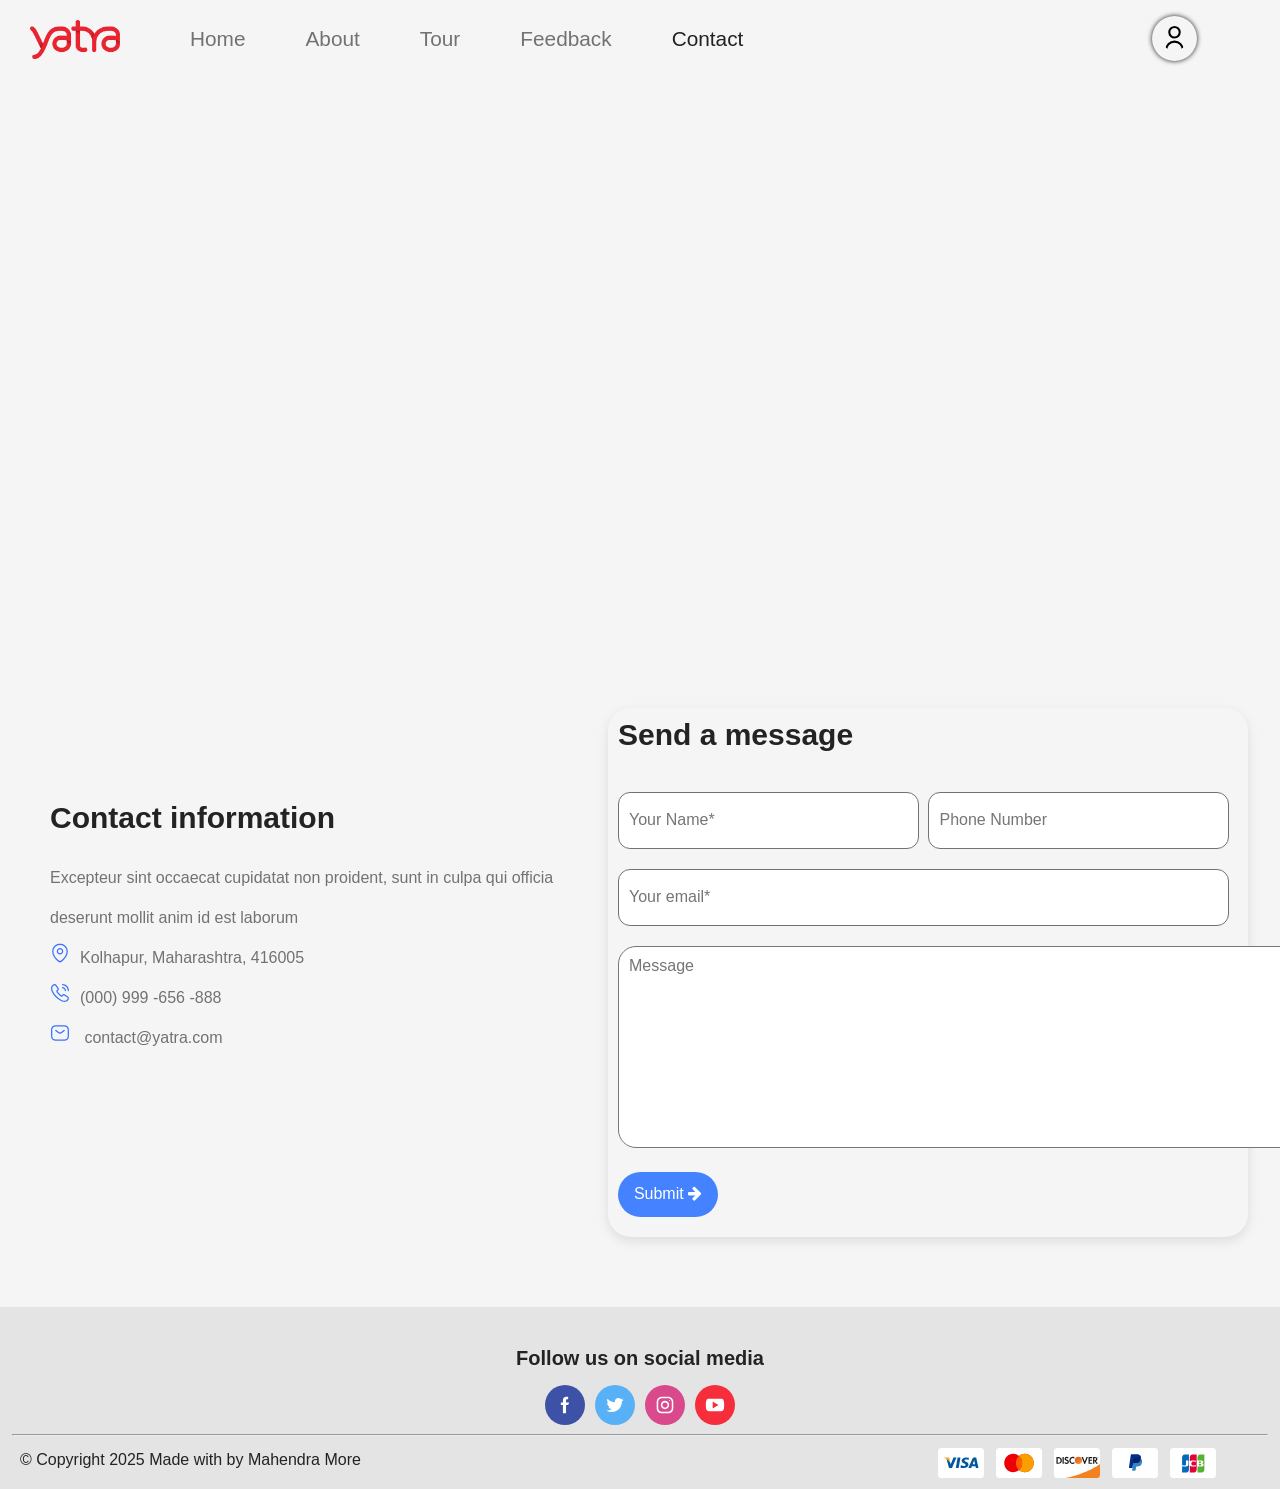
<file: Yatra Project/contact.html>
<!DOCTYPE html>
<html lang="en">

<head>
  <meta charset="UTF-8" />
  <meta http-equiv="X-UA-Compatible" content="IE=edge" />
  <meta name="viewport" content="width=device-width, initial-scale=1.0" />
  <link rel="stylesheet" href="https://cdnjs.cloudflare.com/ajax/libs/font-awesome/4.7.0/css/font-awesome.min.css"> 
  <link rel="stylesheet" href="css/style.css" />
  <link rel="icon" href="res/icons/airplane.png" type="image/x-icon" />

  <title>Yatra Tours & Travels - Contact Us</title>
</head>

<body>
  <!-- Navbar -->
  <nav id="navbar">
    <!-- <div id="logoPlane">
        <img class="plane" src="res/img/plane.png" alt="" />
      </div> -->
    <div id="logo"><a href="#home">
        <img class="yatra" src="res/img/yatra_logo.png" alt="Yatra" /></a>
    </div>

    <div class="itemGroup">
      <ul>
        <li class="navItem"><a href="index.html" id="home"> Home</a></li>
        <li class="navItem"><a href="about.html" id="about">About</a></li>
        <li class="navItem"><a href="index.html" id="Tour">Tour</a></li>
        <li class="navItem"><a href="feedback.html" id="feedback">Feedback</a></li>
        <li class="navItem"><a href="contact.html" id="contact" class="active">Contact</a></li>
      </ul>
    </div>

    <div class="user" id="user">
      <a href="login.html"><img src="res/svg/user.svg" alt="" /></a>
    </div>
  </nav>
  <!-- Navbar End -->

  <!-- Section Map Start-->
  <div class="mapouter">
    <div class="gmap_canvas">
      <iframe width="1300" height="550" id="gmap_canvas"
        src="https://maps.google.com/maps?q=kolhapur%20&t=&z=11&ie=UTF8&iwloc=&output=embed" frameborder="0"
        scrolling="no" marginheight="0" marginwidth=""></iframe>
    </div>
  </div>
  <!-- Section Map End -->


  <!-- Section Contact Details -->

  <section id="contact-details">

    
      <div class="contact-info">
        <h2>Contact information</h2>
        <p>Excepteur sint occaecat cupidatat non proident, sunt in culpa qui officia deserunt mollit anim id est laborum
        </p>
    
        <p><svg xmlns="http://www.w3.org/2000/svg" width="20" height="20" viewBox="0 0 20 20" fill="none">
            <path fill-rule="evenodd" clip-rule="evenodd"
              d="M9.99947 1.875C7.15219 1.87308 4.3673 3.52527 3.62295 6.7966C2.74207 10.6884 5.1535 14.0635 7.42192 16.2498C9.99683 18.4517 9.99683 18.4517 12.5627 16.2503L12.5639 16.2492C14.8405 14.063 17.2515 10.6962 16.3705 6.80466C15.6301 3.53312 12.8469 1.87693 9.99947 1.875ZM17.5897 6.52867C16.6968 2.58357 13.3174 0.627244 10.0003 0.625002C6.68312 0.62276 3.30144 2.57461 2.404 6.5197C1.36842 11.0943 4.22326 14.903 6.55472 17.15L6.55551 17.1508C9.99683 20.1184 9.99683 20.1184 13.4305 17.15C15.8848 15.0283 18.6253 11.1033 17.5897 6.52867ZM9.99677 6.2C8.906 6.2 8.02177 7.08424 8.02177 8.175C8.02177 9.26577 8.906 10.15 9.99677 10.15C11.0875 10.15 11.9718 9.26577 11.9718 8.175C11.9718 7.08424 11.0875 6.2 9.99677 6.2ZM6.77177 8.175C6.77177 6.39389 8.21565 4.95 9.99677 4.95C11.7779 4.95 13.2218 6.39389 13.2218 8.175C13.2218 9.95612 11.7779 11.4 9.99677 11.4C8.21565 11.4 6.77177 9.95612 6.77177 8.175Z"
              fill="#3B71FE"></path>
          </svg>Kolhapur, Maharashtra, 416005</p>

        <p><svg xmlns="http://www.w3.org/2000/svg" width="20" height="20" viewBox="0 0 20 20" fill="none">
            <path
              d="M14.5417 18.9596C13.6 18.9596 12.6083 18.7346 11.5833 18.3013C10.5833 17.8763 9.57499 17.293 8.59166 16.5846C7.61666 15.868 6.67499 15.068 5.78332 14.193C4.89999 13.3013 4.09999 12.3596 3.39166 11.393C2.67499 10.393 2.09999 9.39297 1.69166 8.4263C1.25832 7.39297 1.04166 6.39297 1.04166 5.4513C1.04166 4.8013 1.15832 4.18464 1.38332 3.60964C1.61666 3.01797 1.99166 2.46797 2.49999 1.99297C3.14166 1.35964 3.87499 1.04297 4.65832 1.04297C4.98332 1.04297 5.31666 1.11797 5.59999 1.2513C5.92499 1.4013 6.19999 1.6263 6.39999 1.9263L8.33332 4.6513C8.50832 4.89297 8.64166 5.1263 8.73332 5.35964C8.84166 5.60964 8.89999 5.85964 8.89999 6.1013C8.89999 6.41797 8.80832 6.7263 8.63332 7.01797C8.50832 7.24297 8.31666 7.48464 8.07499 7.7263L7.50832 8.31797C7.51666 8.34297 7.52499 8.35964 7.53332 8.3763C7.63332 8.5513 7.83332 8.8513 8.21666 9.3013C8.62499 9.76797 9.00832 10.193 9.39166 10.5846C9.88332 11.068 10.2917 11.4513 10.675 11.768C11.15 12.168 11.4583 12.368 11.6417 12.4596L11.625 12.5013L12.2333 11.9013C12.4917 11.643 12.7417 11.4513 12.9833 11.3263C13.4417 11.043 14.025 10.993 14.6083 11.2346C14.825 11.3263 15.0583 11.4513 15.3083 11.6263L18.075 13.593C18.3833 13.8013 18.6083 14.068 18.7417 14.3846C18.8667 14.7013 18.925 14.993 18.925 15.2846C18.925 15.6846 18.8333 16.0846 18.6583 16.4596C18.4833 16.8346 18.2667 17.1596 17.9917 17.4596C17.5167 17.9846 17 18.3596 16.4 18.6013C15.825 18.8346 15.2 18.9596 14.5417 18.9596ZM4.65832 2.29297C4.19999 2.29297 3.77499 2.49297 3.36666 2.89297C2.98332 3.2513 2.71666 3.64297 2.54999 4.06797C2.37499 4.5013 2.29166 4.95964 2.29166 5.4513C2.29166 6.2263 2.47499 7.06797 2.84166 7.93464C3.21666 8.81797 3.74166 9.73464 4.40832 10.6513C5.07499 11.568 5.83332 12.4596 6.66666 13.3013C7.49999 14.1263 8.39999 14.893 9.32499 15.568C10.225 16.2263 11.15 16.7596 12.0667 17.143C13.4917 17.7513 14.825 17.893 15.925 17.4346C16.35 17.2596 16.725 16.993 17.0667 16.6096C17.2583 16.4013 17.4083 16.1763 17.5333 15.9096C17.6333 15.7013 17.6833 15.4846 17.6833 15.268C17.6833 15.1346 17.6583 15.0013 17.5917 14.8513C17.5667 14.8013 17.5167 14.7096 17.3583 14.6013L14.5917 12.6346C14.425 12.518 14.275 12.4346 14.1333 12.3763C13.95 12.3013 13.875 12.2263 13.5917 12.4013C13.425 12.4846 13.275 12.6096 13.1083 12.7763L12.475 13.4013C12.15 13.718 11.65 13.793 11.2667 13.6513L11.0417 13.5513C10.7 13.368 10.3 13.0846 9.85832 12.7096C9.45832 12.368 9.02499 11.968 8.49999 11.4513C8.09166 11.0346 7.68332 10.593 7.25832 10.1013C6.86666 9.64297 6.58332 9.2513 6.40832 8.9263L6.30832 8.6763C6.25832 8.48464 6.24166 8.3763 6.24166 8.25964C6.24166 7.95964 6.34999 7.69297 6.55832 7.48464L7.18332 6.83464C7.34999 6.66797 7.47499 6.50964 7.55832 6.36797C7.62499 6.25964 7.64999 6.16797 7.64999 6.08464C7.64999 6.01797 7.62499 5.91797 7.58332 5.81797C7.52499 5.68464 7.43332 5.53464 7.31666 5.3763L5.38332 2.64297C5.29999 2.5263 5.19999 2.44297 5.07499 2.38464C4.94166 2.3263 4.79999 2.29297 4.65832 2.29297ZM11.625 12.5096L11.4917 13.0763L11.7167 12.493C11.675 12.4846 11.6417 12.493 11.625 12.5096Z"
              fill="#3B71FE"></path>
            <path
              d="M15.4167 8.1263C15.075 8.1263 14.7917 7.84297 14.7917 7.5013C14.7917 7.2013 14.4917 6.5763 13.9917 6.04297C13.5 5.51797 12.9583 5.20964 12.5 5.20964C12.1583 5.20964 11.875 4.9263 11.875 4.58464C11.875 4.24297 12.1583 3.95964 12.5 3.95964C13.3083 3.95964 14.1583 4.39297 14.9 5.18464C15.5917 5.9263 16.0417 6.83464 16.0417 7.5013C16.0417 7.84297 15.7583 8.1263 15.4167 8.1263Z"
              fill="#3B71FE"></path>
            <path
              d="M18.3333 8.1263C17.9917 8.1263 17.7083 7.84297 17.7083 7.5013C17.7083 4.6263 15.375 2.29297 12.5 2.29297C12.1583 2.29297 11.875 2.00964 11.875 1.66797C11.875 1.3263 12.1583 1.04297 12.5 1.04297C16.0583 1.04297 18.9583 3.94297 18.9583 7.5013C18.9583 7.84297 18.675 8.1263 18.3333 8.1263Z"
              fill="#3B71FE"></path>
          </svg>(000) 999 -656 -888</p>
        <p><svg xmlns="http://www.w3.org/2000/svg" width="20" height="20" viewBox="0 0 20 20" fill="none">
            <path
              d="M14.1667 17.7096H5.83332C2.79166 17.7096 1.04166 15.9596 1.04166 12.918V7.08464C1.04166 4.04297 2.79166 2.29297 5.83332 2.29297H14.1667C17.2083 2.29297 18.9583 4.04297 18.9583 7.08464V12.918C18.9583 15.9596 17.2083 17.7096 14.1667 17.7096ZM5.83332 3.54297C3.44999 3.54297 2.29166 4.7013 2.29166 7.08464V12.918C2.29166 15.3013 3.44999 16.4596 5.83332 16.4596H14.1667C16.55 16.4596 17.7083 15.3013 17.7083 12.918V7.08464C17.7083 4.7013 16.55 3.54297 14.1667 3.54297H5.83332Z"
              fill="#3B71FE"></path>
            <path
              d="M9.99981 10.7263C9.2998 10.7263 8.59147 10.5096 8.04981 10.0679L5.44147 7.98461C5.1748 7.76795 5.12481 7.37628 5.34147 7.10961C5.55814 6.84294 5.94981 6.79295 6.21648 7.00961L8.8248 9.09295C9.45814 9.60128 10.5331 9.60128 11.1665 9.09295L13.7748 7.00961C14.0415 6.79295 14.4415 6.83461 14.6498 7.10961C14.8665 7.37628 14.8248 7.77628 14.5498 7.98461L11.9415 10.0679C11.4081 10.5096 10.6998 10.7263 9.99981 10.7263Z"
              fill="#3B71FE"></path>
          </svg> contact@yatra.com</p>
       
      </div>


      <div class="contact-form">
        <h2>Send a message</h2>

        <form action="#">
          <span>
            <input type="text" id="name" name="name" placeholder="Your Name*" required>
            <input type="number" id="ph-number" name="ph-number" placeholder="Phone Number">
          </span>
          <input type="email" id="email" name="email" placeholder="Your email*" required>
          <textarea name="message" id="message" cols="75" rows="10"  placeholder="Message"></textarea>
          <button onclick="alert('Thank You for Contact Us..')">Submit <i class="fa fa-arrow-right"></i></button>
        </form>

      </div>








  </section>

  <!-- Section Contact Details End-->

  <!-- Footer Start -->
  <section class="sec-footer">

    <footer>
      <p>Follow us on social media</p>
      <div class="social-media">


        <span><svg xmlns="http://www.w3.org/2000/svg" width="40" height="40" viewBox="0 0 40 40" fill="none">
            <rect width="40" height="40" rx="20" fill="#3D52A6"></rect>
            <path
              d="M21.0417 17.3959V15.3126C21.0417 14.7376 21.5084 14.2709 22.0834 14.2709H23.125V11.6667H21.0417C19.3157 11.6667 17.9167 13.0657 17.9167 14.7917V17.3959H15.8334V20.0001H17.9167V28.3334H21.0417V20.0001H23.125L24.1667 17.3959H21.0417Z"
              fill="white"></path>
          </svg></span>

        <span><svg xmlns="http://www.w3.org/2000/svg" width="40" height="40" viewBox="0 0 40 40" fill="none">
            <rect width="40" height="40" rx="20" fill="#58B1F7"></rect>
            <path
              d="M28.5878 14.6732C27.9489 14.9534 27.2682 15.1392 26.5585 15.2294C27.2886 14.7935 27.8459 14.1084 28.1079 13.2827C27.4271 13.6886 26.6755 13.9753 25.8745 14.1353C25.2281 13.447 24.3069 13.0208 23.3019 13.0208C21.352 13.0208 19.7823 14.6034 19.7823 16.5436C19.7823 16.8228 19.8059 17.0912 19.8639 17.3468C16.9358 17.204 14.3449 15.8006 12.6044 13.6628C12.3006 14.19 12.1223 14.7935 12.1223 15.4431C12.1223 16.6628 12.7505 17.744 13.6868 18.37C13.1209 18.3593 12.5658 18.195 12.0955 17.9362C12.0955 17.947 12.0955 17.9609 12.0955 17.9749C12.0955 19.6864 13.3163 21.108 14.9172 21.4355C14.6306 21.5139 14.3181 21.5514 13.9938 21.5514C13.7684 21.5514 13.5407 21.5386 13.3271 21.4913C13.7834 22.8861 15.0783 23.9115 16.618 23.9448C15.4197 24.8821 13.8983 25.4469 12.2512 25.4469C11.9624 25.4469 11.6853 25.434 11.4083 25.3986C12.9684 26.4046 14.8174 26.9791 16.8113 26.9791C23.2922 26.9791 26.8355 21.6105 26.8355 16.957C26.8355 16.8013 26.8301 16.651 26.8226 16.5017C27.5216 16.0057 28.1089 15.3862 28.5878 14.6732Z"
              fill="white"></path>
          </svg></span>

        <span><svg xmlns="http://www.w3.org/2000/svg" width="40" height="40" viewBox="0 0 40 40" fill="none">
            <rect width="40" height="40" rx="20" fill="#D9498C"></rect>
            <path
              d="M23.125 11.6667H16.875C13.9989 11.6667 11.6666 13.999 11.6666 16.8751V23.1251C11.6666 26.0011 13.9989 28.3334 16.875 28.3334H23.125C26.001 28.3334 28.3333 26.0011 28.3333 23.1251V16.8751C28.3333 13.999 26.001 11.6667 23.125 11.6667ZM26.7708 23.1251C26.7708 25.1355 25.1354 26.7709 23.125 26.7709H16.875C14.8645 26.7709 13.2291 25.1355 13.2291 23.1251V16.8751C13.2291 14.8647 14.8645 13.2292 16.875 13.2292H23.125C25.1354 13.2292 26.7708 14.8647 26.7708 16.8751V23.1251Z"
              fill="white"></path>
            <path
              d="M20 15.8334C17.6989 15.8334 15.8333 17.699 15.8333 20.0001C15.8333 22.3011 17.6989 24.1667 20 24.1667C22.301 24.1667 24.1666 22.3011 24.1666 20.0001C24.1666 17.699 22.301 15.8334 20 15.8334ZM20 22.6042C18.5645 22.6042 17.3958 21.4355 17.3958 20.0001C17.3958 18.5636 18.5645 17.3959 20 17.3959C21.4354 17.3959 22.6041 18.5636 22.6041 20.0001C22.6041 21.4355 21.4354 22.6042 20 22.6042Z"
              fill="white"></path>
            <path
              d="M24.4792 16.0761C24.7858 16.0761 25.0344 15.8275 25.0344 15.5209C25.0344 15.2143 24.7858 14.9657 24.4792 14.9657C24.1725 14.9657 23.924 15.2143 23.924 15.5209C23.924 15.8275 24.1725 16.0761 24.4792 16.0761Z"
              fill="white"></path>
          </svg></span>

        <span><svg xmlns="http://www.w3.org/2000/svg" width="40" height="40" viewBox="0 0 40 40" fill="none">
            <rect width="40" height="40" rx="20" fill="#F62D3A"></rect>
            <path
              d="M28.3875 14.9545C27.8902 14.0773 27.3506 13.9159 26.2517 13.8545C25.154 13.7807 22.3937 13.75 20.0023 13.75C17.6064 13.75 14.8449 13.7807 13.7484 13.8534C12.6518 13.9159 12.111 14.0761 11.6091 14.9545C11.0969 15.8307 10.8334 17.3398 10.8334 19.9966C10.8334 19.9989 10.8334 20 10.8334 20C10.8334 20.0023 10.8334 20.0034 10.8334 20.0034V20.0057C10.8334 22.6511 11.0969 24.1716 11.6091 25.0386C12.111 25.9159 12.6507 26.075 13.7472 26.1489C14.8449 26.2125 17.6064 26.25 20.0023 26.25C22.3937 26.25 25.154 26.2125 26.2529 26.15C27.3517 26.0761 27.8914 25.917 28.3887 25.0398C28.9055 24.1727 29.1667 22.6523 29.1667 20.0068C29.1667 20.0068 29.1667 20.0034 29.1667 20.0011V19.9977C29.1667 17.3398 28.9055 15.8307 28.3875 14.9545ZM17.7084 23.4091V16.5909L23.4375 20L17.7084 23.4091Z"
              fill="white"></path>
          </svg></span>

      </div>
      <hr>
      <div class="foot">

        <p>&copy; Copyright 2025 Made with  by <a href="index.html" >Mahendra More</a></p>

        <div>

          <img src="res/img/Frame-3182.svg" alt="">
        </div>

      </div>

    </footer>


  </section>
  <!-- Footer End -->
</body>

</html>
</file>
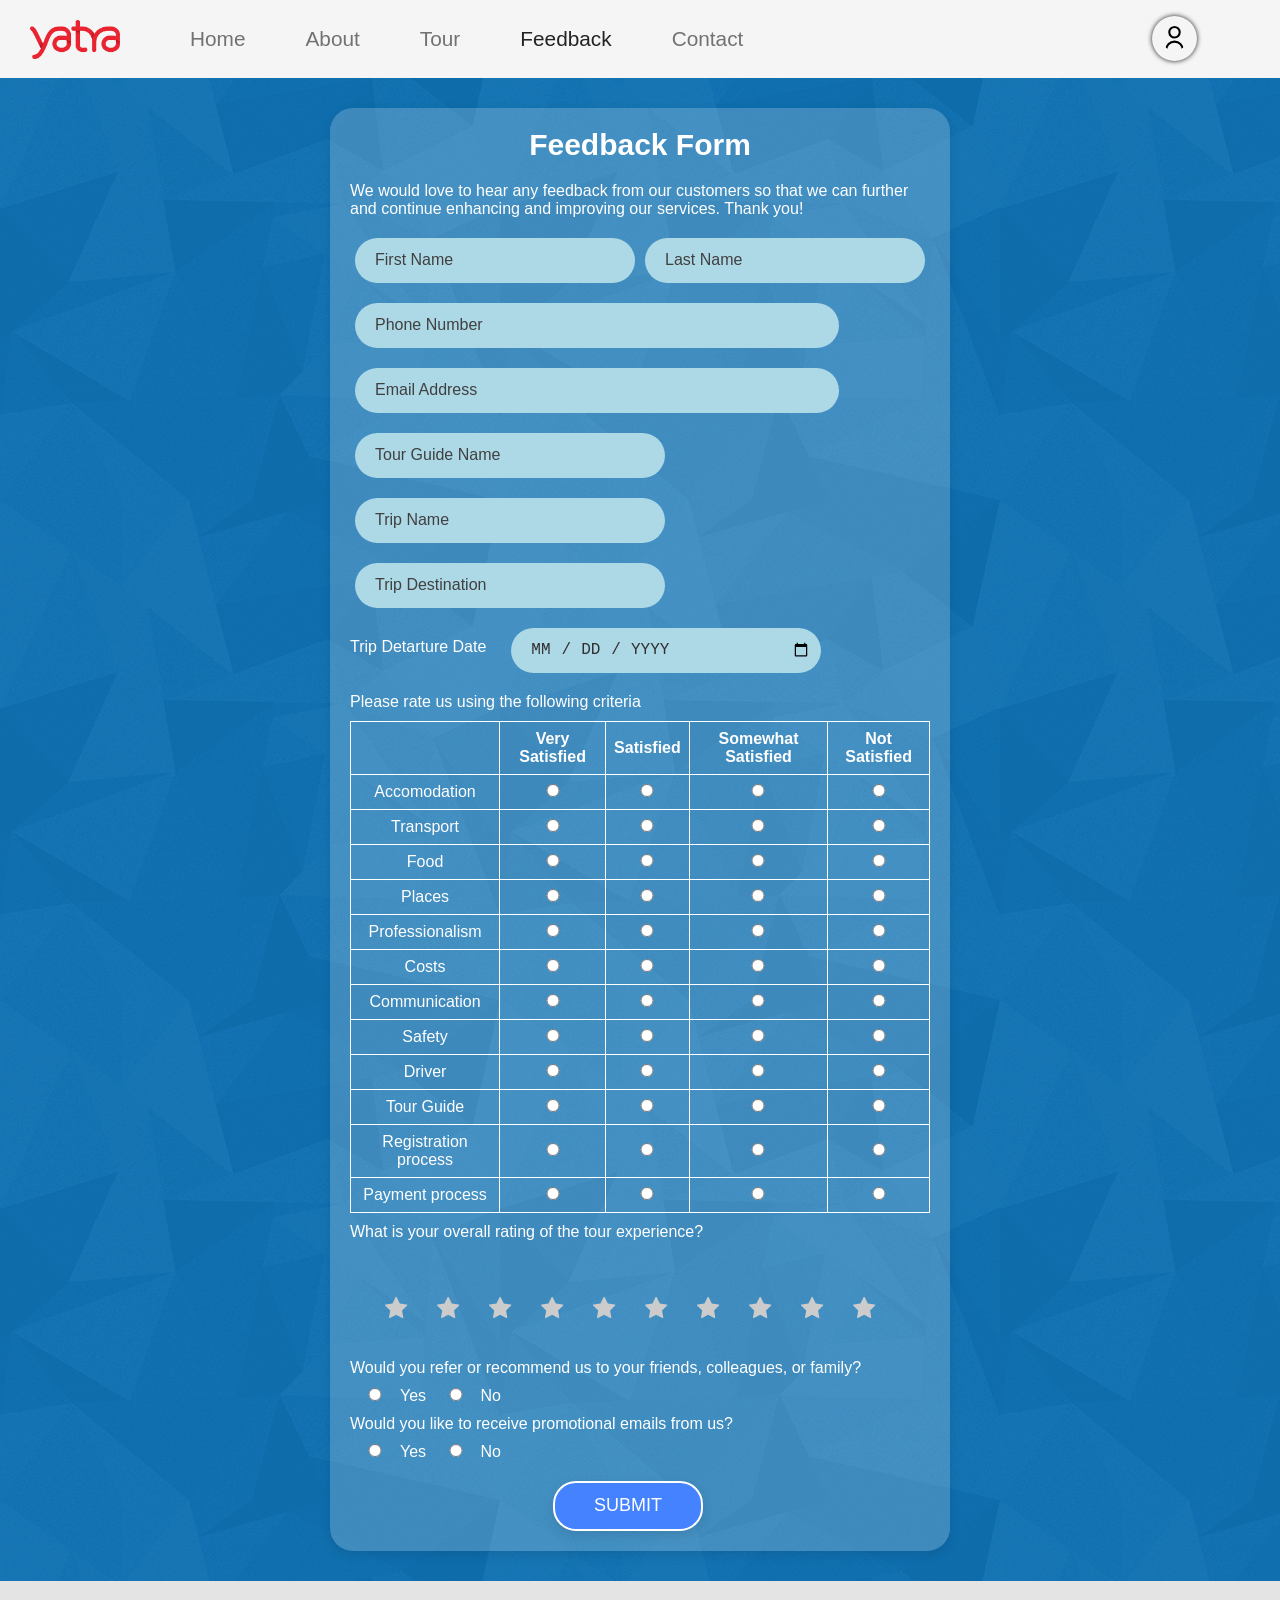
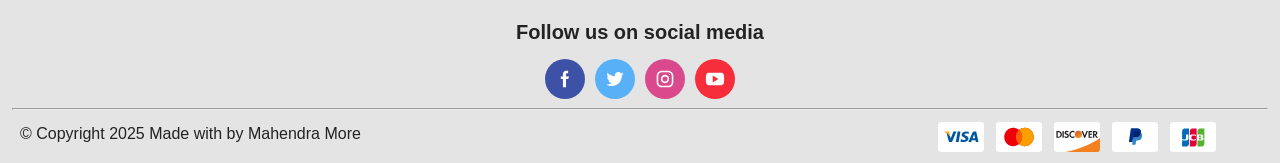
<file: Yatra Project/feedback.html>
<!DOCTYPE html>
<html lang="en">

<head>
  <meta charset="UTF-8" />
  <meta http-equiv="X-UA-Compatible" content="IE=edge" />
  <meta name="viewport" content="width=device-width, initial-scale=1.0" />
  <link rel="stylesheet" href="https://cdnjs.cloudflare.com/ajax/libs/font-awesome/4.7.0/css/font-awesome.min.css">
  <link rel="stylesheet" href="css/style.css" />
  <link rel="icon" href="res/icons/airplane.png" type="image/x-icon" />

  <title>Yatra Tours & Travels - Feedback</title>
</head>

<body class="background">
  <!-- Navbar -->
  <nav id="navbar">
    <!-- <div id="logoPlane">
        <img class="plane" src="res/img/plane.png" alt="" />
      </div> -->
    <div id="logo"><a href="#home">
        <img class="yatra" src="res/img/yatra_logo.png" alt="Yatra" /></a>
    </div>

    <div class="itemGroup">
      <ul>
        <li class="navItem"><a href="index.html" id="home"> Home</a></li>
        <li class="navItem"><a href="about.html" id="about">About</a></li>
        <li class="navItem"><a href="index.html" id="Tour">Tour</a></li>
        <li class="navItem"><a href="feedback.html" id="feedback" class="active">Feedback</a></li>
        <li class="navItem"><a href="contact.html" id="contact">Contact</a></li>
      </ul>
    </div>

    <div class="user" id="user">
      <a href="login.html"><img src="res/svg/user.svg" alt="" /></a>
    </div>
  </nav>
  <!-- Navbar End -->
 
 


  <section id="feedback-form">
   
    <div class="form">
      <h1>Feedback Form</h1>
      <p>We would love to hear any feedback from our customers so that we can further and continue enhancing and
        improving our services. Thank you!</p>

      <span>
        <input type="text" name="fName" id="fName" placeholder="First Name">
        <input type="text" name="lName" id="lName" placeholder="Last Name">
      </span>

      <input type="number" name="phNumber" id="phNumber" placeholder="Phone Number">
      <input type="email" name="email" id="email" placeholder="Email Address">

      
        <input type="text" name="fName" id="guideName" placeholder="Tour Guide Name">
     

      <input type="text" name="tripName" id="tripName" placeholder="Trip Name">
      <input type="text" name="tripDestination" id="tripDestination" placeholder="Trip Destination">

      <span>
        <label for="#departureDate">Trip Detarture Date</label>
        <input type="date" name="departureDate" id="departureDate">
      </span>

      <div class="rating">
        <p>Please rate us using the following criteria</p>

        <table class="fdRate">

          <tr class="fd-tr">
            <th class="fd-th"></th>
            <th class="fd-th">Very Satisfied</th>
            <th class="fd-th">Satisfied</th>
            <th class="fd-th">Somewhat Satisfied</th>
            <th class="fd-th">Not Satisfied</th>
          </tr>
          <tr class="fd-tr">
            <td class="fd-td">Accomodation</td>
            <td class="fd-td"><input type="radio" name="rate" id="accomodation1"></td>
            <td class="fd-td"><input type="radio" name="rate" id="accomodation2"></td>
            <td class="fd-td"><input type="radio" name="rate" id="accomodation3"></td>
            <td class="fd-td"><input type="radio" name="rate" id="accomodation4"></td>
          </tr>
          <tr class="fd-tr">
            <td class="fd-td">Transport</td>
            <td class="fd-td"><input type="radio" name="rate1" id="transport1"></td>
            <td class="fd-td"><input type="radio" name="rate1" id="transport2"></td>
            <td class="fd-td"><input type="radio" name="rate1" id="transport3"></td>
            <td class="fd-td"><input type="radio" name="rate1" id="transport4"></td>
          </tr>
          <tr class="fd-tr">
            <td class="fd-td">Food</td>
            <td class="fd-td"><input type="radio" name="rate2" id="food1"></td>
            <td class="fd-td"><input type="radio" name="rate2" id="food2"></td>
            <td class="fd-td"><input type="radio" name="rate2" id="food3"></td>
            <td class="fd-td"><input type="radio" name="rate2" id="food4"></td>
          </tr>
          <tr class="fd-tr">
            <td>Places</td>
            <td class="fd-td"><input type="radio" name="rate3" id="places1"></td>
            <td class="fd-td"><input type="radio" name="rate3" id="places2"></td>
            <td class="fd-td"><input type="radio" name="rate3" id="places3"></td>
            <td class="fd-td"><input type="radio" name="rate3" id="places4"></td>
          </tr>
          <tr class="fd-tr">
            <td class="fd-td">Professionalism</td>
            <td class="fd-td"><input type="radio" name="rate4" id="pro1"></td>
            <td class="fd-td"><input type="radio" name="rate4" id="pro2"></td>
            <td class="fd-td"><input type="radio" name="rate4" id="pro3"></td>
            <td class="fd-td"><input type="radio" name="rate4" id="pro4"></td>
          </tr>

          <tr class="fd-tr"> 
            <td class="fd-td">Costs</td>
            <td class="fd-td"><input type="radio" name="rate5" id="costs1"></td>
            <td class="fd-td"><input type="radio" name="rate5" id="costs2"></td>
            <td class="fd-td"><input type="radio" name="rate5" id="costs3"></td>
            <td class="fd-td"><input type="radio" name="rate5" id="costs4"></td>
          </tr>

          <tr class="fd-tr">
            <td class="fd-td">Communication</td>
            <td class="fd-td"><input type="radio" name="rate6" id="comm1"></td>
            <td class="fd-td"><input type="radio" name="rate6" id="comm2"></td>
            <td class="fd-td"><input type="radio" name="rate6" id="comm3"></td>
            <td class="fd-td"><input type="radio" name="rate6" id="comm4"></td>
          </tr>

          <tr class="fd-tr">
            <td class="fd-td">Safety</td>
            <td class="fd-td"><input type="radio" name="rate7" id="safety1"></td>
            <td class="fd-td"><input type="radio" name="rate7" id="safety2"></td>
            <td class="fd-td"><input type="radio" name="rate7" id="safety3"></td>
            <td class="fd-td"><input type="radio" name="rate7" id="safety4"></td>
          </tr>

          <tr class="fd-tr">
            <td class="fd-td">Driver</td>
            <td class="fd-td"><input type="radio" name="rate8" id="driver1"></td>
            <td class="fd-td"><input type="radio" name="rate8" id="driver2"></td>
            <td class="fd-td"><input type="radio" name="rate8" id="driver3"></td>
            <td class="fd-td"><input type="radio" name="rate8" id="driver4"></td>
          </tr>

          <tr class="fd-tr">
            <td class="fd-td">Tour Guide</td>
            <td class="fd-td"><input type="radio" name="rate9" id="guide1"></td>
            <td class="fd-td"><input type="radio" name="rate9" id="guide2"></td>
            <td class="fd-td"><input type="radio" name="rate9" id="guide3"></td>
            <td class="fd-td"><input type="radio" name="rate9" id="guide4"></td>
          </tr>
         
          <tr class="fd-tr">
            <td class="fd-td">Registration process</td>
            <td class="fd-td"><input type="radio" name="rate10" id="regPro1"></td>
            <td class="fd-td"><input type="radio" name="rate10" id="regPro2"></td>
            <td class="fd-td"><input type="radio" name="rate10" id="regPro3"></td>
            <td class="fd-td"><input type="radio" name="rate10" id="regPro4"></td>
          </tr>

          <tr class="fd-tr">
            <td class="fd-td">Payment process</td>
            <td class="fd-td"><input type="radio" name="rate11" id="payPro1"></td>
            <td class="fd-td"><input type="radio" name="rate11" id="payPro2"></td>
            <td class="fd-td"><input type="radio" name="rate11" id="payPro3"></td>
            <td class="fd-td"><input type="radio" name="rate11" id="payPro4"></td>
          </tr>
        </table>

        <p>What is your overall rating  of the tour experience?</p>
        <div class="wrapper">
          <input type="checkbox" id="st1" value="1" />
          <label for="st1"></label>
          <input type="checkbox" id="st2" value="2" />
          <label for="st2"></label>
          <input type="checkbox" id="st3" value="3" />
          <label for="st3"></label>
          <input type="checkbox" id="st4" value="4" />
          <label for="st4"></label>
          <input type="checkbox" id="st5" value="5" />
          <label for="st5"></label>
          <input type="checkbox" id="st6" value="6" />
          <label for="st6"></label>
          <input type="checkbox" id="st7" value="7" />
          <label for="st7"></label>
          <input type="checkbox" id="st8" value="8" />
          <label for="st8"></label>
          <input type="checkbox" id="st9" value="9" />
          <label for="st9"></label>
          <input type="checkbox" id="st10" value="10" />
          <label for="st10"></label>
        </div>

        <span>
        <p>Would you refer or recommend us to your friends, colleagues, or family?</p>
          <input type="radio" name="yesno1" id="yes1">Yes
          <input type="radio" name="yesno1" id="no1">No
      </span>
 <span>
        <p>Would you like to receive promotional emails from us?</p>
          <input type="radio" name="yesno2" id="yes2">Yes
          <input type="radio" name="yesno2" id="no2" >No
      </span>

      <button onclick="alert('Thank your for your feedback..')">Submit</button>

      </div>
    </div>



  </section>




  <!-- Footer Start -->
  <section class="sec-footer">

    <footer>
      <p>Follow us on social media</p>
      <div class="social-media">


        <span><svg xmlns="http://www.w3.org/2000/svg" width="40" height="40" viewBox="0 0 40 40" fill="none">
            <rect width="40" height="40" rx="20" fill="#3D52A6"></rect>
            <path
              d="M21.0417 17.3959V15.3126C21.0417 14.7376 21.5084 14.2709 22.0834 14.2709H23.125V11.6667H21.0417C19.3157 11.6667 17.9167 13.0657 17.9167 14.7917V17.3959H15.8334V20.0001H17.9167V28.3334H21.0417V20.0001H23.125L24.1667 17.3959H21.0417Z"
              fill="white"></path>
          </svg></span>

        <span><svg xmlns="http://www.w3.org/2000/svg" width="40" height="40" viewBox="0 0 40 40" fill="none">
            <rect width="40" height="40" rx="20" fill="#58B1F7"></rect>
            <path
              d="M28.5878 14.6732C27.9489 14.9534 27.2682 15.1392 26.5585 15.2294C27.2886 14.7935 27.8459 14.1084 28.1079 13.2827C27.4271 13.6886 26.6755 13.9753 25.8745 14.1353C25.2281 13.447 24.3069 13.0208 23.3019 13.0208C21.352 13.0208 19.7823 14.6034 19.7823 16.5436C19.7823 16.8228 19.8059 17.0912 19.8639 17.3468C16.9358 17.204 14.3449 15.8006 12.6044 13.6628C12.3006 14.19 12.1223 14.7935 12.1223 15.4431C12.1223 16.6628 12.7505 17.744 13.6868 18.37C13.1209 18.3593 12.5658 18.195 12.0955 17.9362C12.0955 17.947 12.0955 17.9609 12.0955 17.9749C12.0955 19.6864 13.3163 21.108 14.9172 21.4355C14.6306 21.5139 14.3181 21.5514 13.9938 21.5514C13.7684 21.5514 13.5407 21.5386 13.3271 21.4913C13.7834 22.8861 15.0783 23.9115 16.618 23.9448C15.4197 24.8821 13.8983 25.4469 12.2512 25.4469C11.9624 25.4469 11.6853 25.434 11.4083 25.3986C12.9684 26.4046 14.8174 26.9791 16.8113 26.9791C23.2922 26.9791 26.8355 21.6105 26.8355 16.957C26.8355 16.8013 26.8301 16.651 26.8226 16.5017C27.5216 16.0057 28.1089 15.3862 28.5878 14.6732Z"
              fill="white"></path>
          </svg></span>

        <span><svg xmlns="http://www.w3.org/2000/svg" width="40" height="40" viewBox="0 0 40 40" fill="none">
            <rect width="40" height="40" rx="20" fill="#D9498C"></rect>
            <path
              d="M23.125 11.6667H16.875C13.9989 11.6667 11.6666 13.999 11.6666 16.8751V23.1251C11.6666 26.0011 13.9989 28.3334 16.875 28.3334H23.125C26.001 28.3334 28.3333 26.0011 28.3333 23.1251V16.8751C28.3333 13.999 26.001 11.6667 23.125 11.6667ZM26.7708 23.1251C26.7708 25.1355 25.1354 26.7709 23.125 26.7709H16.875C14.8645 26.7709 13.2291 25.1355 13.2291 23.1251V16.8751C13.2291 14.8647 14.8645 13.2292 16.875 13.2292H23.125C25.1354 13.2292 26.7708 14.8647 26.7708 16.8751V23.1251Z"
              fill="white"></path>
            <path
              d="M20 15.8334C17.6989 15.8334 15.8333 17.699 15.8333 20.0001C15.8333 22.3011 17.6989 24.1667 20 24.1667C22.301 24.1667 24.1666 22.3011 24.1666 20.0001C24.1666 17.699 22.301 15.8334 20 15.8334ZM20 22.6042C18.5645 22.6042 17.3958 21.4355 17.3958 20.0001C17.3958 18.5636 18.5645 17.3959 20 17.3959C21.4354 17.3959 22.6041 18.5636 22.6041 20.0001C22.6041 21.4355 21.4354 22.6042 20 22.6042Z"
              fill="white"></path>
            <path
              d="M24.4792 16.0761C24.7858 16.0761 25.0344 15.8275 25.0344 15.5209C25.0344 15.2143 24.7858 14.9657 24.4792 14.9657C24.1725 14.9657 23.924 15.2143 23.924 15.5209C23.924 15.8275 24.1725 16.0761 24.4792 16.0761Z"
              fill="white"></path>
          </svg></span>

        <span><svg xmlns="http://www.w3.org/2000/svg" width="40" height="40" viewBox="0 0 40 40" fill="none">
            <rect width="40" height="40" rx="20" fill="#F62D3A"></rect>
            <path
              d="M28.3875 14.9545C27.8902 14.0773 27.3506 13.9159 26.2517 13.8545C25.154 13.7807 22.3937 13.75 20.0023 13.75C17.6064 13.75 14.8449 13.7807 13.7484 13.8534C12.6518 13.9159 12.111 14.0761 11.6091 14.9545C11.0969 15.8307 10.8334 17.3398 10.8334 19.9966C10.8334 19.9989 10.8334 20 10.8334 20C10.8334 20.0023 10.8334 20.0034 10.8334 20.0034V20.0057C10.8334 22.6511 11.0969 24.1716 11.6091 25.0386C12.111 25.9159 12.6507 26.075 13.7472 26.1489C14.8449 26.2125 17.6064 26.25 20.0023 26.25C22.3937 26.25 25.154 26.2125 26.2529 26.15C27.3517 26.0761 27.8914 25.917 28.3887 25.0398C28.9055 24.1727 29.1667 22.6523 29.1667 20.0068C29.1667 20.0068 29.1667 20.0034 29.1667 20.0011V19.9977C29.1667 17.3398 28.9055 15.8307 28.3875 14.9545ZM17.7084 23.4091V16.5909L23.4375 20L17.7084 23.4091Z"
              fill="white"></path>
          </svg></span>

      </div>
      <hr>
      <div class="foot">

        <p>&copy; Copyright 2025 Made with  by <a href="index.html" >Mahendra More</a></p>

        <div>

          <img src="res/img/Frame-3182.svg" alt="">
        </div>

      </div>

    </footer>


  </section>
  <!-- Footer End -->
</body>

</html>
</file>
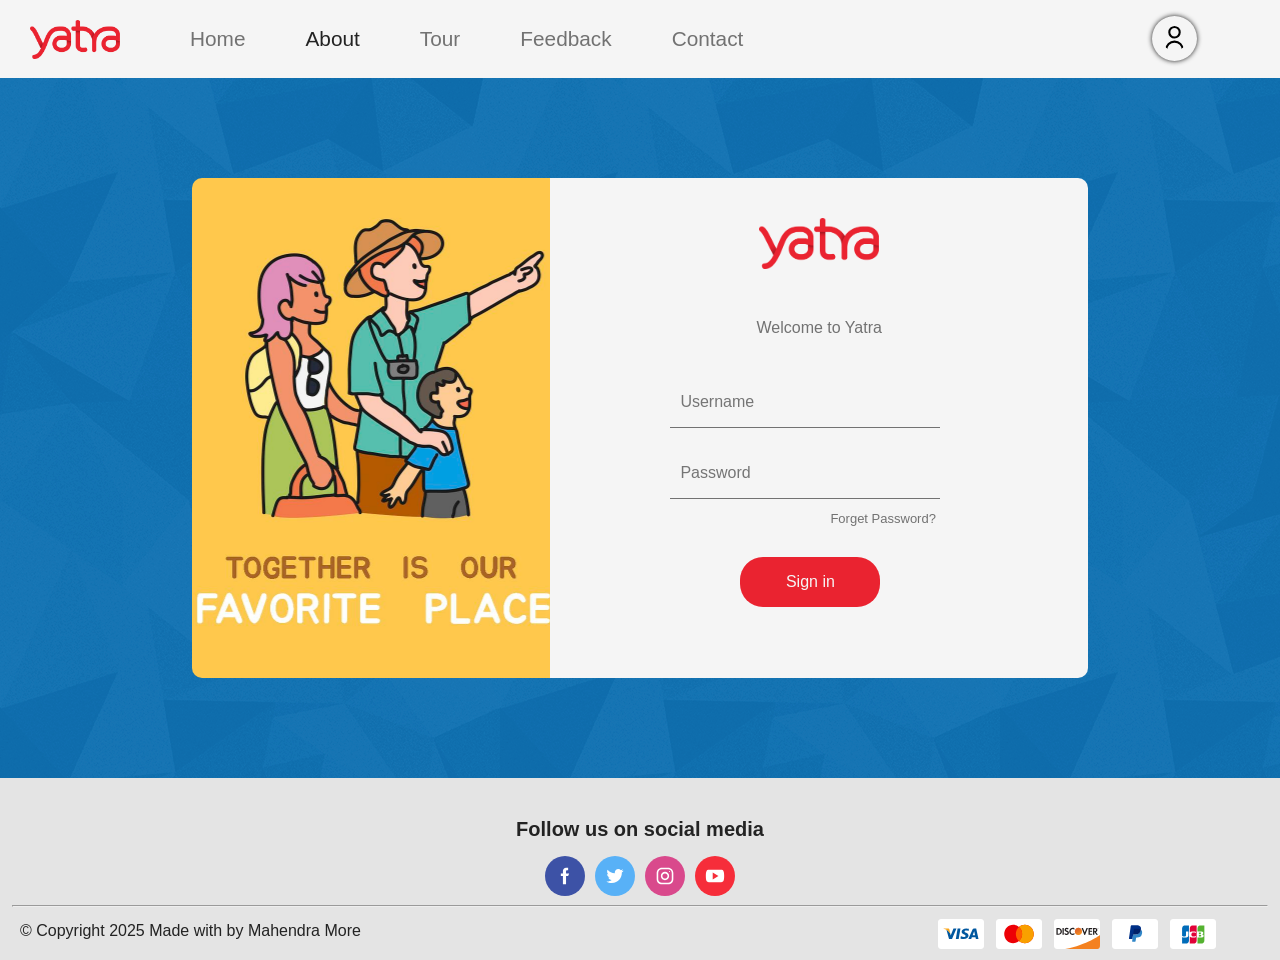
<file: Yatra Project/login.html>
<!DOCTYPE html>
<html lang="en">

<head>
    <meta charset="UTF-8">
    <meta http-equiv="X-UA-Compatible" content="IE=edge">
    <meta name="viewport" content="width=device-width, initial-scale=1.0">
    <link rel="stylesheet" href="css/style.css">
    <link rel="shortcut icon" href="res/icons/airplane.png" type="image/x-icon">
    <title>Yatra Tours & Travels - About us</title>
</head>

<body class="background">
    <!-- Navbar -->
    <nav id="navbar">
        <!-- <div id="logoPlane">
        <img class="plane" src="res/img/plane.png" alt="" />
      </div> -->
        <div id="logo"><a href="#home">
                <img class="yatra" src="res/img/yatra_logo.png" alt="Yatra" /></a>
        </div>

        <div class="itemGroup">
            <ul>
                <li class="navItem"><a href="index.html" id="home"> Home</a></li>
                <li class="navItem"><a href="about.html" id="about" class="active">About</a></li>
                <li class="navItem"><a href="index.html" id="Tour">Tour</a></li>
                <li class="navItem"><a href="feedback.html" id="feedback">Feedback</a></li>
                <li class="navItem"><a href="contact.html" id="contact">Contact</a></li>
            </ul>
        </div>

        <div class="user" id="user">
            <a href="login.html"><img src="res/svg/user.svg" alt="" /></a>
        </div>
    </nav>
    <!-- Navbar End -->


    <section id="login">

        <div class="login-main">

            <div class="login-img"></div>
            <div class="login-form">
                <div class="img-login-form">
                    <img src="res/img/yatra_logo.png" alt="">
                </div>
                <p>Welcome to Yatra</p>

                <form action="#">
                    <div>
                        <input type="text" name="username" id="username" placeholder="Username">
                    </div>
                    <div>
                        <input type="text" name="pass" id="pass" placeholder="Password">
                    </div>
                    <a href="">Forget Password?</a>
                    <div>
                        <button type="submit">Sign in</button>
                    </div>
                </form>

            </div>

        </div>


    </section>




    <!-- Footer Start -->
    <section class="sec-footer">

        <footer>
            <p>Follow us on social media</p>
            <div class="social-media">


                <span><svg xmlns="http://www.w3.org/2000/svg" width="40" height="40" viewBox="0 0 40 40" fill="none">
                        <rect width="40" height="40" rx="20" fill="#3D52A6"></rect>
                        <path
                            d="M21.0417 17.3959V15.3126C21.0417 14.7376 21.5084 14.2709 22.0834 14.2709H23.125V11.6667H21.0417C19.3157 11.6667 17.9167 13.0657 17.9167 14.7917V17.3959H15.8334V20.0001H17.9167V28.3334H21.0417V20.0001H23.125L24.1667 17.3959H21.0417Z"
                            fill="white"></path>
                    </svg></span>

                <span><svg xmlns="http://www.w3.org/2000/svg" width="40" height="40" viewBox="0 0 40 40" fill="none">
                        <rect width="40" height="40" rx="20" fill="#58B1F7"></rect>
                        <path
                            d="M28.5878 14.6732C27.9489 14.9534 27.2682 15.1392 26.5585 15.2294C27.2886 14.7935 27.8459 14.1084 28.1079 13.2827C27.4271 13.6886 26.6755 13.9753 25.8745 14.1353C25.2281 13.447 24.3069 13.0208 23.3019 13.0208C21.352 13.0208 19.7823 14.6034 19.7823 16.5436C19.7823 16.8228 19.8059 17.0912 19.8639 17.3468C16.9358 17.204 14.3449 15.8006 12.6044 13.6628C12.3006 14.19 12.1223 14.7935 12.1223 15.4431C12.1223 16.6628 12.7505 17.744 13.6868 18.37C13.1209 18.3593 12.5658 18.195 12.0955 17.9362C12.0955 17.947 12.0955 17.9609 12.0955 17.9749C12.0955 19.6864 13.3163 21.108 14.9172 21.4355C14.6306 21.5139 14.3181 21.5514 13.9938 21.5514C13.7684 21.5514 13.5407 21.5386 13.3271 21.4913C13.7834 22.8861 15.0783 23.9115 16.618 23.9448C15.4197 24.8821 13.8983 25.4469 12.2512 25.4469C11.9624 25.4469 11.6853 25.434 11.4083 25.3986C12.9684 26.4046 14.8174 26.9791 16.8113 26.9791C23.2922 26.9791 26.8355 21.6105 26.8355 16.957C26.8355 16.8013 26.8301 16.651 26.8226 16.5017C27.5216 16.0057 28.1089 15.3862 28.5878 14.6732Z"
                            fill="white"></path>
                    </svg></span>

                <span><svg xmlns="http://www.w3.org/2000/svg" width="40" height="40" viewBox="0 0 40 40" fill="none">
                        <rect width="40" height="40" rx="20" fill="#D9498C"></rect>
                        <path
                            d="M23.125 11.6667H16.875C13.9989 11.6667 11.6666 13.999 11.6666 16.8751V23.1251C11.6666 26.0011 13.9989 28.3334 16.875 28.3334H23.125C26.001 28.3334 28.3333 26.0011 28.3333 23.1251V16.8751C28.3333 13.999 26.001 11.6667 23.125 11.6667ZM26.7708 23.1251C26.7708 25.1355 25.1354 26.7709 23.125 26.7709H16.875C14.8645 26.7709 13.2291 25.1355 13.2291 23.1251V16.8751C13.2291 14.8647 14.8645 13.2292 16.875 13.2292H23.125C25.1354 13.2292 26.7708 14.8647 26.7708 16.8751V23.1251Z"
                            fill="white"></path>
                        <path
                            d="M20 15.8334C17.6989 15.8334 15.8333 17.699 15.8333 20.0001C15.8333 22.3011 17.6989 24.1667 20 24.1667C22.301 24.1667 24.1666 22.3011 24.1666 20.0001C24.1666 17.699 22.301 15.8334 20 15.8334ZM20 22.6042C18.5645 22.6042 17.3958 21.4355 17.3958 20.0001C17.3958 18.5636 18.5645 17.3959 20 17.3959C21.4354 17.3959 22.6041 18.5636 22.6041 20.0001C22.6041 21.4355 21.4354 22.6042 20 22.6042Z"
                            fill="white"></path>
                        <path
                            d="M24.4792 16.0761C24.7858 16.0761 25.0344 15.8275 25.0344 15.5209C25.0344 15.2143 24.7858 14.9657 24.4792 14.9657C24.1725 14.9657 23.924 15.2143 23.924 15.5209C23.924 15.8275 24.1725 16.0761 24.4792 16.0761Z"
                            fill="white"></path>
                    </svg></span>

                <span><svg xmlns="http://www.w3.org/2000/svg" width="40" height="40" viewBox="0 0 40 40" fill="none">
                        <rect width="40" height="40" rx="20" fill="#F62D3A"></rect>
                        <path
                            d="M28.3875 14.9545C27.8902 14.0773 27.3506 13.9159 26.2517 13.8545C25.154 13.7807 22.3937 13.75 20.0023 13.75C17.6064 13.75 14.8449 13.7807 13.7484 13.8534C12.6518 13.9159 12.111 14.0761 11.6091 14.9545C11.0969 15.8307 10.8334 17.3398 10.8334 19.9966C10.8334 19.9989 10.8334 20 10.8334 20C10.8334 20.0023 10.8334 20.0034 10.8334 20.0034V20.0057C10.8334 22.6511 11.0969 24.1716 11.6091 25.0386C12.111 25.9159 12.6507 26.075 13.7472 26.1489C14.8449 26.2125 17.6064 26.25 20.0023 26.25C22.3937 26.25 25.154 26.2125 26.2529 26.15C27.3517 26.0761 27.8914 25.917 28.3887 25.0398C28.9055 24.1727 29.1667 22.6523 29.1667 20.0068C29.1667 20.0068 29.1667 20.0034 29.1667 20.0011V19.9977C29.1667 17.3398 28.9055 15.8307 28.3875 14.9545ZM17.7084 23.4091V16.5909L23.4375 20L17.7084 23.4091Z"
                            fill="white"></path>
                    </svg></span>

            </div>
            <hr>
            <div class="foot">

                <p>&copy; Copyright 2025 Made with  by <a href="index.html" >Mahendra More</a></p>

                <div>

                    <img src="res/img/Frame-3182.svg" alt="">
                </div>

            </div>

        </footer>


    </section>
    <!-- Footer End -->
</body>

</html>
</file>
<file: Shoes Website/style.css>
*{
    margin: 0;
    padding: 0;
    box-sizing: border-box;
    font-family: sans-serif;
}

html{
    scroll-behavior: smooth;
}

::-webkit-scrollbar{
    width: 15px;
}

::-webkit-scrollbar-track{
    border-radius: 5px;
    box-shadow: inset 0 0 10px rgba(0,0,0,0.25);
}

::-webkit-scrollbar-thumb{
    border-radius: 5px;
    background: linear-gradient(to top, #c72092 , #6c14d0);
}

section{
    width: 100%;
    height: 100vh;
    background-image: url(image/bg1.png);
    background-size: cover;
    background-position: center;
}

section nav{
    display: flex;
    align-items: center;
    justify-content: space-around;
    box-shadow: 0 0 8px rgba(0,0,0,0.6);
    background: white;
    position: fixed;
    top: 0;
    left: 0;
    right: 0;
    z-index: 100;
}

section nav .logo{
    font-size: 35px;
    color: #c72092;
    margin: 5px 0;
    cursor: pointer;
    position: relative;
    left: -4%;
}

section nav .logo span{
    color: #6c14d0;
    text-decoration: underline;
}

section nav ul{
    list-style: none;
}

section nav ul li{
    display: inline-block;
    margin: 5px 15px;
}

section nav ul li a{
    text-decoration: none;
    color: black;
    transition: 0.2s;
}

section nav ul li a:hover{
    color: #c72092;
}

section nav .icons i{
    margin: 0 4px;
    cursor: pointer;
    font-size: 18px;
    transition: 0.3s;
}

section nav .icons i:hover{
    color: #c72092;
}

section .main .main_content{
    display: flex;
    align-items: center;
    justify-content: space-around;
}

section .main .main_content .main_text h1{
    font-size: 90px;
    line-height: 70px;
    font-family: pyxidium quick;
    background: linear-gradient(to right, #c72092,#6c14d0);
    -webkit-background-clip: text;
    -webkit-text-fill-color: transparent;
    position: relative;
    top: 45px;
    left: 5%;
}

section .main .main_content .main_text h1 span{
    font-size: 70px;
    background: linear-gradient(to right, #c72092,#6c14d0);
    -webkit-background-clip: text;
    -webkit-text-fill-color: transparent;
}

section .main .main_content .main_text p{
    width: 600px;
    text-align: justify;
    line-height: 21px;
    position: relative;
    top: 85px;
    left: 5%;
}

section .main .main_content .main_image img{
    width: 650px;
    position: relative;
    left: 20px;
    top: 75px;
}

section .main .social_icon{
    position: absolute;
    top: 50%;
    left: 98%;
    transform: translate(-50%,-50%);
    font-size: 19px;
}

section .main .social_icon i{
    margin: 8px 0;
    cursor: pointer;
    transition: 0.3s;
}

section .main .social_icon i:hover{
    color: #c72092;
}

section .main .button{
    position: absolute;
    left: 6%;
    padding: 10px 20px;
    border-radius: 30px;
    background: linear-gradient(to right,#c72092 , #6c14d0);
}

section .main .button a{
    color: white;
    text-decoration: none;
}

section .main .button i{
    color: white;
    margin-left: 5px;
    transition: 0.3s;
}

section .main .button:hover i{
    transform: translateX(6px);
}



/*Products*/

.products{
    width: 100%;
    height: 140vh;
    padding: 25px 0;
}

.products h1{
    margin: 35px 0;
    font-size: 60px;
    display: flex;
    align-items: center;
    justify-content: center;
    text-transform: uppercase;
    background: linear-gradient(to right, #c72092,#6c14d0);
    -webkit-background-clip: text;
    -webkit-text-fill-color: transparent;    
}

.products .box{
    width: 90%;
    margin: 0 auto;
    display: grid;
    grid-template-columns: 1fr 1fr 1fr 1fr;
    grid-gap: 25px 0;
}

.products .box .card{
    width: 290px;
    height: 440px;
    box-shadow: 0 0 8px #6c14d0;
    border-radius: 5px;
    text-align: center;
    padding: 10px 20px;
    background: #f6f6f6;
}

.products .box .card .small_card{
    display: flex;
    flex-flow: column;
    position: absolute;
    margin: 10px 0;
    transform: translateX(-20px);
    transition: 0.3s;
    opacity: 0;
}

.products .box .card:hover .small_card{
    transform: translateX(2px);
    cursor: pointer;
    opacity: 1;
}

.products .box .card .image{
    display: flex;
    align-items: center;
    justify-content: center;
}

.products .box .card .image img{
    width: 150px;
    margin: 15px 0;
    transition: 0.3s;
}

.products .box .card:hover .image img{
    transform: scale(1.1);
}

.products .box .card .small_card i{
    width: 45px;
    height: 45px;
    border-radius: 5px;
    font-size: 18px;
    margin: 2px 0;
    line-height: 40px;
    border: 2px solid #999999;
    transition: 0.2s;
}

.products .box .card .small_card i:hover{
    color: #c72092;
}

.products .box .card .products_text h2{
    font-size: 30px;
    margin-top: 15px;
}

.products .box .card .products_text p{
    color: #91919191;
    line-height: 21px;
    margin: 8px 0;
}

.products .box .card .products_text h3{
    margin: 7px 0;
}

.products .box .card .products_text .products_star{
    color: orange;
    margin-bottom: 19px;
    cursor: pointer;
}

.products .box .card .products_text .btn{
    text-decoration: none;
    padding: 10px 20px;
    background: linear-gradient(to right, #c72092 , #6c14d0);
    color: white;
}


/*About*/

.about{
    width: 100%;
    height: 100vh;
    padding: 35px 0;
}

.about h1{
    font-size: 60px;
    margin-top: 20px;
    display: flex;
    align-items: center;
    justify-content: center;
    background: black;
    -webkit-background-clip: text;
    -webkit-text-fill-color: transparent;
    text-transform: uppercase;
}

.about h1 span{
    background: linear-gradient(to right, #c72092 , #6c14d0);
    -webkit-background-clip: text;
    -webkit-text-fill-color: transparent;
    margin-left: 15px;
}

.about .about_main{
    position: relative;
    top: 40%;
    left: 50%;
    transform: translate(-50%,-50%);
    display: flex;
    justify-content: space-around;
    align-items: center;
}

.about .about_main .about_image{
    display: flex;
    margin-top: 50px;
}

.about .about_main .about_image .about_small_image{
    display: flex;
    flex-direction: column;
    position: relative;
    top: 15px;
}

.about .about_main .about_image .about_small_image img{
    height: 92px;
    margin: 5px 0;
    cursor: pointer;
    background: linear-gradient(to right, #6c14d0 , #c72092);
    display: block;
    border-radius: 6px;
    padding: 5px 5px;
    box-shadow: 0 0 6px rgba(0,0,0,0.6);
    opacity: 0.8;
    transition: 0.3s;
}

.about .about_main .about_image .about_small_image img:hover{
    opacity: 1;
}

.about .about_main .image_contaner{
    padding: 10px;
    display: flex;
}

.about .about_main .image_contaner img{
    border: 3px solid #6c14d0;
    border-radius: 20px;
    height: 430px;
    padding: 30px;
    box-shadow: 0 0 8px #6c14d0;
}

.about .about_main .about_text{
    margin-top: 45px;
}

.about .about_main .about_text p{
    background: linear-gradient(to left, #c72092 , #6c14d0);
    -webkit-background-clip: text;
    -webkit-text-fill-color: transparent;
    line-height: 22px;
    width: 600px;
    text-align: justify;
    padding: 25px 30px;
    border: 2px solid #c72092;
    border-radius: 20px;
    box-shadow: 0 0 8px #c72092;
}

.about .about_btn{
    color: black;
    background: none;
    position: relative;
    top: 10%;
    left: 50%;
    transform: translate(-50% , -50%);
    padding: 10px 25px;
    border: 2px solid #c72092;
    text-decoration: none;
    box-shadow: 0 0 8px #c72092;
    transition: 0.5s;
}

.about .about_btn:hover{
    border: 2px solid transparent;
    background: #c72092;
    color: white;
}


/*Review*/

.review{
    width: 100%;
    height: 100vh;
    padding-top: 80px;
}

.review h1{
    font-size: 60px;
    display: flex;
    align-items: center;
    justify-content: center;
    margin-bottom: 30px;
    text-transform: uppercase;
}

.review h1 span{
    background: linear-gradient(to left, #c72092 , #6c14d0);
    -webkit-background-clip: text;
    -webkit-text-fill-color: transparent;
    margin-left: 15px;    
}

.review .review_box{
    width: 95%;
    position: relative;
    top: 7%;
    display: flex;
    align-items: center;
    justify-content: center;
    margin: 0 auto;
}

.review .profile .profile_image{
    width: 60px;
    height: 60px;
    border-radius: 50%;
    overflow: hidden;
    margin: 5px 0;
    box-shadow: 0 0 10px rgba(0,0,0,0.5);
    cursor: pointer;
    transition: 0.3s;
}

.review .profile .profile_image:hover{
    transform: scale(1.2);
}

.review .profile_image img{
    width: 100%;
    height: 100%;
    object-fit: cover;
    object-position: center;
}

.review .profile{
    display: flex;
    align-items: center;
}

.review .review_box .review_card{
    width: 500px;
    background: #f3f1f1;
    padding: 20px 25px;
    border-radius: 5px;
    margin: 15px;
    box-shadow: 0 0 10px rgba(0,0,0,0.3);
}

.review .review_box .review_card .card_top{
    display: flex;
    justify-content: space-between;
    align-items: center;
}

.review .review_box .review_card .card_top .profile .name{
    margin-left: 20px;
    line-height: 22px;
}

.review .review_box .review_card .card_top .profile .name strong{
    font-size: 20px;
}

.review .review_box .review_card .card_top .profile .name .like i{
    color: orange;
    display: inline-block;
    font-size: 12px;
}

.review .review_box .review_card .comment p{
    text-align: justify;
    line-height: 22px;
    margin-top: 15px;
}


/*Services*/

.services{
    width: 70%;
    margin: 0 auto;
    text-align: center;
    padding: 80px 0 10px 0;
}

.services h1{
    font-size: 60px;
    text-transform: uppercase;
}

.services h1 span{
    margin-left: 15px;
    background: linear-gradient(to left, #c72092 , #6c14d0);
    -webkit-background-clip: text;
    -webkit-text-fill-color: transparent;    
}

.services .services_cards{
    width: 80%;
    margin: 0 auto;
    display: flex;
    align-items: center;
    justify-content: space-between;
    position: relative;
    top: 50px;
}

.services .services_box i{
    font-size: 60px;
    color: orange;
    margin: 20px 0;
    cursor: pointer;
}

.services .services_box h3{
    margin-bottom: 12px;
    font-size: 19px;
}

.services .services_box p{
    text-align: center;
    color: #919191;
    margin-bottom: 60px;
}


/*Login Form*/

.login_form{
    width: 100%;
    height: 100vh;
    display: flex;
    justify-content: space-around;
    align-items: center;
    background-image: url(image/loging_bg.png);
    background-size: cover;
    background-position: center;
}

.login_form .left img{
    width: 650px;
}

.login_form .right{
    position: relative;
    top: -50px;
    left: -60px;
    padding: 50px 80px;
}

.login_form .right h1{
    font-family: prevattscriptssk;
    font-size: 45px;
    margin-bottom: 40px;
}

.login_form .right p{
    margin-bottom: 5px;
}

.login_form .right .user{
    border: 2px solid #6c14d0;
    border-radius: 5px;
    width: 350px;
    height: 40px;
    display: flex;
}

.login_form .right .user i{
    position: relative;
    top: 9px;
    left: 15px;
    color: #c72092;
}

.login_form .right .user .username{
    position: relative;
    left: 9%;
    width: 295px;
    background: none;
    outline: none;
    border: none;
    display: flex;
    font-size: 15px;
}

.login_form .right .passworg_tag{
    margin: 15px 0 5px 0;
}

.login_form .right .password{
    border: 2px solid #6c14d0;
    border-radius: 5px;
    width: 350px;
    height: 40px;
    display: flex;
}

.login_form .right .password i{
    position: relative;
    top: 9px;
    left: 15px;
    color: #c72092;
}

.login_form .right .password input{
    position: relative;
    left: 9%;
    width: 295px;
    background: none;
    border: none;
    outline: none;
    display: flex;
    font-size: 15px;
}

::-webkit-input-placeholder{
    color: black;
    opacity: 0.7;
}

.login_form .right .forget{
    position: relative;
    left: 60%;
    margin: 6px 0 10px 0;
    cursor: pointer;
}

.login_form .right button{
    width: 350px;
    color: white;
    padding: 7px 20px;
    border: none;
    border-radius: 5px;
    font-size: 20px;
    cursor: pointer;
    background: linear-gradient(to right, #c72092 , #6c14d0);
}

.login_form .right .loging_icon{
    display: flex;
    align-items: center;
    justify-content: center;
    margin-top: 25px;
}

.login_form .right .loging_icon a{
    width: 30px;
    height: 30px;
    margin: 0 2px;
    border-radius: 50%;
    background: #f3f3f3;
    box-shadow: 0 0 5px rgba(0,0,0,0.6);
}

.login_form .right .loging_icon img{
    width: 20px;
    margin: 5px 5px;
}


/*Footer*/

footer{
    width: 100%;
}

footer .footer_main{
    width: 100%;
    background: #f3f1f1;
    display: flex;
    justify-content: space-around;
}

footer .footer_main .tag{
    margin: 10px 0;
}

footer .footer_main .tag .center{
    text-align: center;
}

footer .footer_main .tag h1{
    font-size: 25px;
    margin: 25px 0;
    color: #1c0080;
}

footer .footer_main .tag a{
    display: block;
    color: black;
    text-decoration: none;
    margin: 9px 0;
}

footer .footer_main .tag a i{
    padding: 0 10px;
    transition: 0.3;
}

footer .footer_main .tag a i:hover{
    color: #c72092;
}

footer .footer_main .tag .social_link{
    display: flex;
}

footer .footer_main .tag .social_link a{
    width: 30px;
    height: 30px;
    border-radius: 50%;
    text-align: center;
    text-decoration: none;
    color: black;
    box-shadow: 0 0 20px 10px rgba(0,0,0,0.05);
    position: relative;
    margin: 0 5px;
    z-index: 10;
    overflow: hidden;
}

footer .footer_main .tag .social_link a .fa-brands{
    font-size: 15px;
    line-height: 30px;
    z-index: 10;
    position: relative;
    transition: 0.5s;
}

footer .footer_main .tag .social_link a:hover i{
    color: white;
}

footer .footer_main .tag .social_link a::after{
    content: '';
    width: 100%;
    height: 100%;
    top: 0;
    left: -90px;
    background: linear-gradient(-45deg, #c72092 , #6c14d0);
    position: absolute;
    z-index: -10;
    transition: 0.5s;
}

footer .footer_main .tag .social_link a:hover::after{
    left: 0;
}

footer .footer_main .tag .search_bar{
    width: 230px;
    height: 30px;
    background: rgb(202, 202, 202);
    border-radius: 25px;
}

footer .footer_main .tag .search_bar input{
    width: 200px;
    padding: 2px 0;
    position: relative;
    top: 17%;
    left: 6%;
    border: none;
    background: none;
    outline: none;
    font-size: 13px;
}

footer .footer_main .tag .search_bar button{
    padding: 7px 15px;
    background: linear-gradient(to right, #c72092 , #6c14d0);
    border: none;
    margin-top: 15px;
    border-radius: 25px;
    color: white;
    cursor: pointer;
}
</file>
<file: Toss A Coin/style.css>
@import url('https://fonts.googleapis.com/css2?family=Rubik:wght@300;400;500;600;700&display=swap');

*{
    margin: 0;
    padding: 0;
    box-sizing: border-box;
    font-family: 'Rubik', sans-serif;
}

body{
    height: 100%;
    background: linear-gradient(to right, #575ce5 50%, #f9fbfc 50%) fixed;
}

.container{
    background: #fff;
    width: 400px;
    padding: 50px;
    position: absolute;
    transform: translate(-50%, -50%);
    top: 50%;
    left: 50%;
    box-shadow: 15px 30px 35px rgba(0, 0, 0, 0.1);
    border-radius: 10px;
    -webkit-perspective: 300px;
    perspective: 300px;
}

.stats{
    text-align: right;
    color: #101020;
    font-weight: 500;
    line-height: 25px;
}

.coin{
    height: 150px;
    width: 150px;
    position: relative;
    margin: 50px auto;
    -webkit-transform-style: preserve-3d;
    transform-style: preserve-3d;
}

.tails{
    transform: rotateX(180deg);
}

.buttons{
    display: flex;
    justify-content: space-between;
}

.coin img{
    width: 145px;
}

.heads, .tails{
    position: absolute;
    width: 100%;
    height: 100%;
    backface-visibility: hidden;
    -webkit-backface-visibility: hidden;
}

button{
    width: 120px;
    padding: 10px 0;
    border: 2.5px solid #424ae0;
    border-radius: 5px;
    cursor: pointer;
}

#flip-button{
    background: #424ae0;
    color: #fff;
}

#flip-button:disabled{
    background-color: #e1e0ee;
    color: #101020;
    border-color: #e1e0ee;
}

#reset-button{
    background: #fff;
    color: #424ae0;
}

@keyframes spin-tails{
    0%{
        transform: rotateX(0);
    }
    100%{
        transform: rotateX(1980deg);
    }
}

@keyframes spin-heads{
    0%{
        transform: rotateX(0);
    }
    100%{
        transform: rotateX(2160deg);
    }
}
</file>
<file: Yatra Project/css/style.css>
* {
    margin: 0;
    padding: 0;

}

@font-face {
    font-family: DMSans-Regular;
    src: url(../res/fonts/DMSans-Regular.ttf);
}

@font-face {
    font-family: DMSans-Bold;
    src: url(../res/fonts/DMSans-Bold.ttf);
}

@font-face {
    font-family: DMSans-Medium;
    src: url(../res/fonts/DMSans-Medium.ttf);
}

body {
    width: 100%;
    height: 100%;
    color: #232323;
    background-color: whitesmoke;
    font-family: 'Segoe UI', Tahoma, Geneva, Verdana, sans-serif;
    /* font-family: dm Sans; */

}

/* Navigation Bar */

#navbar {

    display: flex;
    position: sticky;
    top: 0;
    align-items: center;
    background-color: whitesmoke;
    z-index: 1;

}

.active {
    color: #232323 !important;
}

.active:hover {
    transform: scale(1) !important;
}

/*Navigation bar : logo and image */
#logo {

    margin: 20px 0px 15px 30px;
}

#logoPlane {
    margin: 5px 10px;
    color: white;
}

.yatra {
    width: 90px;
}

.user a img {
    display: block;
    padding: 10px;
    width: 25px;
    height: 25px;
    border-radius: 30px;
    transition: 0.5s;
    

}

.user:hover {
    /* background-color: #ea233036; */
    border-radius: 30px;
    transform: scale(1.1);
}

.user {
    /* display: block; */
    position: absolute;
    left: 90%;
    background-color: 32f0f01a;
    border: none;
    box-shadow: 0px 0px 5px 0 rgb(26, 26, 26);
    border-radius: 30px;
    transition: all 0.3s;
}

/* .user a:hover {
    background-color: #EA2330;
    
} */

/* Navigation bar : List Styling */

.navItem a {
    color: #727272;
    display: block;
    text-decoration: none;
    padding: 0px 20px;
    border-radius: 20px;
    transition: all 0.2s;
}

.navItem a:hover {
    color: #EA2330;
    transform: scale(1.1);
}

#navbar ul {
    display: flex;
}

#navbar ul li {

    list-style: none;
    font-size: 1.3rem;
    margin: 0 0 0 20px;
}

div.itemGroup {

    margin-left: 30px;

}

/* Home Section */


#home img {
    position: relative;
    width: 100%;
    height: 480px;
    background-repeat: no-repeat;
    background-size: cover;
}

#home h1 {
    position: absolute;
    top: 30%;
    left: 32%;
    font-size: 60px;
    color: white;
    animation: textanim 1s;
    animation-delay: 0.5s;
    animation-fill-mode: forwards;
    bottom: 0;
    transform: translate(0, 100%);
}

@keyframes textanim {

    0% {
        transform: translate3d(0, 0, 0);
    }

    40%,
    60%,
    100% {
        transform: translate3d(0, 5%, 0);
    }

    /* 100% {transform: translate3d(0, 100%, 0); } */
}

/* @keyframes flicker {
     0%, 19.999%, 22%, 62.999%, 64%, 64.999%, 70%, 100% {
        opacity: .99;
        text-shadow: -1px -1px 0 rgba(#fff, .4), 1px -1px 0 rgba(#fff, .4), -1px 1px 0 rgba(#fff, .4), 1px 1px 0 rgba(#fff, .4), 0 -2px 8px, 0 0 2px, 0 0 5px #ff7e00, 0 0 15px #ff4444, 0 0 2px #ff7e00, 0 2px 3px #000;
      }
      20%, 21.999%, 63%, 63.999%, 65%, 69.999% {
        opacity: 0.4;
        text-shadow: none;
      }
} */

#home p {
    position: absolute;
    left: 35%;
    top: 48%;
    font-size: 18px;
    color: white;

}

.search {
    position: absolute;
    height: 70px;
    width: 95%;
    top: 60%;
    left: 2%;
    border-radius: 40px;
    display: flex;
    padding: 10px;
    background-color: rgba(245, 245, 245, 0.90);
    overflow: hidden;
}

.search input {
    background: transparent;
    border: none;
    height: 30px;
    outline-color: #4482FF;
    border-radius: 10px;
    font-family: sans-serif;
    padding: 5px;
  
}
.search input[type="date"]{
    font-family: sans-serif;
}
.search table {
    /* margin: 0 0 0 35px; */
    overflow: hidden;

}

.search table td {
 
    padding-left: 50px;
}

#btnSearch {
    display: flex;
    position: absolute;
    top: 15px;
    justify-content: center;
    align-items: center;
    left: 89%;
    /* float: right; */
    background-color: #4482FF;
    width: 120px;
    height: 60px;
    border-radius: 32px;
    text-decoration: none;
    color: white;
    transition: all .3s;
    text-transform: capitalize;
    font-size: 20px;
}

#btnSearch:hover {
    /* background: linear-gradient(160deg,#EA2330,#4482FF ); */
    background-color: #EA2330;
    letter-spacing: 0.1em;
}

/* Top Destination Grid */
.destinationGrid {
    /* border: solid red; */
    height: 525px;
    display: flex;
    justify-content: center;
    z-index: -1;
}

.destinationGrid h2 {
    position: absolute;
    padding: 20px;
    margin-top: 40px;
    font-size: 2rem;
    color: #232323;

}

.grid-container {
    display: grid;
    position: relative;
    grid-template-columns: auto auto auto auto;
    gap: 20px;

}

.grid-item {
    height: 300px;
    width: 300px;
    position: relative;
    top: 35%;
    overflow: hidden;
    border-radius: 50%;
    box-shadow: rgba(0, 0, 0, 0.1) 0px 4px 12px;
    /* border: solid red; */

}

.grid-item img {
    width: 300px;
    height: 300px;
    /* border-radius: 200px; */
    transition: all 0.3s;
}


.grid-item img:hover {
    /* filter: grayscale(70%); */
    /* filter: blur(3px); */
    /* filter: invert(10%); */
    filter: sepia(50%);
    transform: scale(1.1);

}

.destinationName {
    display: flex;
    flex-direction: column;
    position: relative;
    top: 35%;
    text-align: center;

}

.destinationName a {
    text-decoration: none;
    color: #232323;
    transition: all 0.3s;
    font-weight: bold;

}

.destinationName a:hover {
    color: rgb(0, 153, 255);
}

a.toursCount {
    color: #878787;
    font-size: 15px;
}

/* Trips Section */

section#trips {
    /* height: 600px; */
    position: relative;
    background-color: rgba(216, 216, 216, 0.301);
    /* border: solid red; */
    padding-bottom: 30px;
    
}

#trips h2 {
    position: relative;
    padding: 20px;
    text-align: center;
    font-size: 2rem;
    color: #232323;
}

.tripMain {
    /* height: auto; */
    position: relative;
    /* border: 2px solid rgb(98, 0, 255);   */
    padding-bottom: 25px;
    overflow: hidden;
    margin-left: 100px;
}

.tripGrid {
    float: left;
    margin-left: 15px;
    width: 300px;
    height: 400px;
    margin-top: 30px;
    /* border: 2px solid; */
    box-shadow: rgba(0, 0, 0, 0.1) 0px 4px 12px;
    border-radius: 20px;
    overflow: hidden;
    transition: all 0.3s;
    background-color: white;
}

/* div.tripGrid:hover{
    transform: scale(1.1);
} */

div.trip-grid-image img {
    width: 300px;
    /* z-index: -1; */
    border-top-left-radius: 20px;
    border-top-right-radius: 20px;
    transition: all 0.3s;
}

div.trip-grid-image img:hover {
    transform: scale(1.1);
}

.trip-grid-cap {
    background-color: white;
    overflow: hidden;
    position: relative;
    /* top: 2%; */
    bottom: 2%;
    padding-top: 20px;
}

.trip-grid-cap img {
    width: 20px;
    float: left;
    margin-left: 10px;
    margin-top: 2px;
    padding: 0 2px;
}

.trip-grid-cap p {
    float: left;
    color: #8A8A8A;
    font-size: 15px;
    margin-left: 5px;
    margin-top: 2px;

}

.trip-grid-cap p:nth-child(3) {
    margin-left: 18px;
    color: #232323;
    font-weight: bold;
    font-size: 20px;
    margin-top: 10px;
    margin-bottom: 10px;
}

.trip-grid-cap p:nth-child(5) {
    font-weight: bold;
    color: #232323;
}

.trip-grid-cap p span {
    padding-left: 5px;
    font-size: 12px;
    font-weight: normal;
    color: #8A8A8A;
}

hr {
    margin: 0 12px;
    /* border: 1px solid; */
}

div.priceTag {
    display: flex;
    margin-top: 20px;
    margin-left: 15px;
}

div.priceTag p:nth-child(1) {
    color: #8A8A8A;
}

div.priceTag p span {
    color: #232323;
    font-weight: bold;
}

div.priceTag img {
    height: 16px;
    position: relative;
    margin-top: 2px;
    margin-left: 70px;
}

div.priceTag p:nth-child(3) {
    color: #8A8A8A;
    margin-left: 8px;
}

/* subscribe section */
.subscribe {
    padding: 30px;
}

div.subscribe-main {
    display: grid;
    grid-template-columns: auto auto;
    position: relative;
    margin: 0 30px;
    height: 350px;
    /* border: 2px solid rebeccapurple; */
    /* background-color: #8A8A8A; */
    border-radius: 35px;
    overflow: hidden;
    box-shadow: rgba(0, 0, 0, 0.1) 0px 4px 12px;
}

div.subscribe-main img {
    width: 520px;
}

.sub-sub {
    padding: 50px;
    text-align: center;
}

.sub-sub p:nth-child(1) {
    font-size: 36px;
    color: #232323;
    font-weight: bold;
    margin: 20px;

}

.sub-sub p:nth-child(2) {
    font-size: 16px;
    color: #727272;
    margin: 20px;

}

.sub-sub input {
    width: 500px;
    height: 60px;
    border: 1px solid #b9b9b9;
    border-radius: 30px;
    padding-left: 20px;
    font-size: 15px;
    outline-color: #4482FF;
}

.sub-sub button {
    position: absolute;
    margin-top: 5px;
    right: 5%;
    border: none;
    border-radius: 38px;
    background-color: #4482FF;
    width: 120px;
    height: 50px;
    color: white;
    font-weight: bold;
    font-size: 15px;
    letter-spacing: 1px;
    cursor: pointer;
    transition: all 0.3s;
}

.sub-sub button:hover {
    background-color: #EA2330;
}

/* footer */
.sec-footer {

    background-color: #e4e4e4;
    padding-top: 30px;
    padding-bottom: 20px;

}

footer>p {

    text-align: center;
    padding: 10px;
    font-size: 20px;
    font-weight: bold;
}

.social-media {

    display: flex;
    justify-content: center;
    align-items: center;
}

.social-media span {
    margin: 5px;
    cursor: pointer;
    transition: all 0.2s;
}

.social-media span:hover {
    transform: scale(1.1);
}

.foot {
    display: flex;
    /* border: 2px solid; */
    width: 100%;

}

div.foot>p {
    margin-left: 20px;
    margin-top: 15px;
    color: #232323;
    /* color: #727A9E; */
}

.foot img {
    position: absolute;
    right: 05%;
    margin-top: 12px;
}

.foot p a {
    text-decoration: none;
    color: #232323;
    /* color: #727A9E; */
}

/* 
*
*
*   *   *    About Page *   *   *
*
*
*/

.video {
    display: flex;
    justify-content: center;
}

.video video {
    border-radius: 10px;
}

.about-container {
    margin: 10px 30px;
    /* border: solid red; */
}

.about-container h1 {
    padding: 20px 0px;
    margin: 0 60px;
    font-size: 30px;
    color: #232323;
    /* margin: 10px; */
}

.about-container p {
    margin: 0 60px;
    color: #727272;
    font-size: 16px;
    text-align: justify;
    line-height: 2em;

}

.our-mission {
    display: grid;
    grid-template-columns: auto auto;
    padding: 20px 0px;
    margin: 0 60px;
    gap: 20px;
    line-height: 1.6em;
    /* text-align: justify; */
}

.mission-one>h3,
.mission-two>h3 {
    padding: 20px 0px;
    margin: 0 35px;
    font-size: 18px;
    color: #232323;
}

.mission-one>p,
.mission-two>p {
    font-size: 16px;
    margin: 0 35px;
    line-height: 2em;
    color: #727272;
}

.mission-two p {
    text-align: justify;

}

.mission-one p>span {
    padding-left: 100px;
    line-height: 2.2em;
}

/* 
*
*
*   *   *   Contact Page *  *   *
*
*
*/

/* Map */

iframe {
    width: 100%;
    height: 100%;
}

.mapouter {
    position: relative;
    text-align: right;
    height: 550px;
    width: 100%;
    margin-bottom: 20px;
    /* border: solid red; */
}

.gmap_canvas {
    overflow: hidden;
    background: none !important;
    height: 550px;
    width: 100%;
}

/* contact details */


section#contact-details {
    margin-top: 60px;
    margin-bottom: 50px;
padding: 20px;
   overflow: hidden;

}


input::-webkit-outer-spin-button,
input::-webkit-inner-spin-button {
    -webkit-appearance: none;
    margin: 0;
    appearance: none;
}

.contact-info {
    
    float: left;
    /* border: solid red; */
    width: 45%;
    margin-left: 30px;
    position: relative;
    margin-top: 60px;
    padding-top: 30px;
    line-height: 2.5rem;
}
.contact-info h2{
    font-size: 30px;
    margin-bottom: 20px;
}
.contact-info p{
    font-size: 16px;
    color: #727272;
}
.contact-info svg{
    margin-right: 10px;
}
.contact-form {
    padding: 10px;
    float: left;
    position: relative;
    /* border: solid yellow; */
    width: 50%;
    border-radius: 23px;
    box-shadow: rgba(0, 0, 0, 0.1) 0px 4px 12px;
}
.contact-form h2 {
    margin-bottom: 20px;
    font-size: 30px;
}
.contact-form input{
    /* margin-left: 10px; */
    width: 45%;
    margin-right: 5px;
    padding: 10px;
    font-size: 16px;
    border: 1px solid #727272;
    margin-top: 20px;
    height: 35px;
    border-radius: 12px;
    outline-color: #4482FF;
}
.contact-form input[type=email]{
    width: 95%;
}
div.contact-details-main span {
    display: flex;
}

textarea {
    overflow: auto;
    margin-top: 20px;
    font-family: sans-serif;
    border-radius: 18px;
    padding: 10px;
    font-size: 16px;
    outline-color: #4482FF;
    
}
.contact-form button{
    margin-top: 20px;
    /* margin-left: 5px; */
    margin-bottom: 10px;
    background-color: #4482FF;
    border: none;
    font-size: 16px;
    color: white;
    width: 100px;
    height: 45px;
    border-radius: 25px;
    transition: all 0.3s;
}
.contact-form button:hover{
    word-spacing: 0.3rem;
    background-color: #EA2330;
}


/* 
*
*
*   *   * Feedback Form *    *   *
*
*
*/

.background{
     background: #2980b9 url('../res/img/tumblr_static_bg3.png') repeat 0 0;
	-webkit-animation: 10s linear 0s normal none infinite animate;
	-moz-animation: 10s linear 0s normal none infinite animate;
	-ms-animation: 10s linear 0s normal none infinite animate;
	-o-animation: 10s linear 0s normal none infinite animate;
	animation: 10s linear 0s normal none infinite animate;
}

@-webkit-keyframes animate {
	from {background-position:0 0;}
	to {background-position: 500px 0;}
}
 
@-moz-keyframes animate {
	from {background-position:0 0;}
	to {background-position: 500px 0;}
}
 
@-ms-keyframes animate {
	from {background-position:0 0;}
	to {background-position: 500px 0;}
}
 
@-o-keyframes animate {
	from {background-position:0 0;}
	to {background-position: 500px 0;}
}
 
@keyframes animate {
	from {background-position:0 0;}
	to {background-position: 500px 0;}
}


#feedback-form{
    position: relative;
    padding: 10px;
    margin: 20px 50px;
    display: flex;
    justify-content: center;
}


#feedback-form .form{
    color: white;
    /* margin-left: 250px; */

    /* border: solid red; */
    width: 50%;
    padding: 20px;
    background: linear-gradient(180deg, rgba(255,255,255,0.2) ,rgba(255,255,255,0.2));   
    border-radius: 23px;
    /* box-shadow: 0px 0px 5px 0 rgb(26, 26, 26); */
    box-shadow: rgba(0, 0, 0, 0.1) 0px 4px 12px;
 
}

#feedback-form .form h1{
    font-size: 30px;
    margin-bottom: 20px;
    text-align: center;
}

#feedback-form .form p{
    font-size: 16px;
    margin:10px 0 ;
}
#feedback-form .form input[type=text],
.form input[type = email],
.form input[type=number],
.form input[type=date]{
    position: relative;
    width: 50%;
    height: 25px;
    border-radius: 23px;
    border: none;
   /* border: none; */
   background-color: lightblue;
    padding: 10px;
    margin: 10px 5px;
    font-size: 16px;    
    color: #303030;
}

#feedback-form .form input[type=text]::placeholder,
.form input[type = email]::placeholder,
.form input[type=number]::placeholder,
.form input[type=date]{
    color: #404040;
    padding-left: 10px;
   
}

.form input[type=text],
.form input[type = email],
.form input[type=number]{
width: 80%;


}

.form input[type="date"]::-webkit-datetime-edit-text,
.form input[type="date"]::-webkit-datetime-edit-month-field,
.form input[type="date"]::-webkit-datetime-edit-day-field,
.form input[type="date"]::-webkit-datetime-edit-year-field {
    color: #303030;
    font-family: sans-serif;
    padding-left: 10px;
}
#feedback-form .form input[type=date]{
font-size: 16px;
text-transform: uppercase;
color: #727272;

}
#feedback-form .form input{
    outline-color: #4482FF;
}

#feedback-form .form span:nth-child(9){
    display: flex;
    position: relative;
    /* justify-content: center;
    text-align: center; */
    /* border: solid red; */
}
    /* .form span:nth-child(9) label , span:nth-child(6) label{
        margin-top: 20px;
    } */

    #feedback-form .form span:nth-child(3){
    display: flex;
    /* border: solid red; */
}

#feedback-form .form label{
    font-size: 16px;
    margin-right: 20px;
    margin-top: 20px;
}


#feedback-form .form button{
    display: block;
    margin-top: 20px;
    width: 150px;
    height: 50px;
    background-color: #4482FF;
    border: 2px solid;
    font-size: 18px;
    font-family: sans-serif;
    box-shadow: rgba(0, 0, 0, 0.1) 0px 4px 12px;
    color: white;
    border-radius: 23px;
    transition: all 0.3s;
    text-transform: uppercase;
    position: relative;
    left: 35%;
}

#feedback-form .form button:hover{
    background-color: #EA2330;
   letter-spacing: 0.2em;
}

#feedback-form .form .fdRate,.fd-td,.fd-th,.fd-tr{
    position: relative;
    border: 1px solid white;
    padding: 8px;
    border-collapse: collapse;
    text-align: center;
}



#feedback-form .form input[type="radio"]{
    width: 50px;
    accent-color: #EA2330;

}


.wrapper {
    position: relative;
    display: inline-block;
    border: none;
    font-size: 14px;
    margin: 20px auto;
    left: 50%;
    transform: translateX(-50%);
  }
  
  .wrapper input {
    border: 0;
    width: 1px;
    height: 1px;
    overflow: hidden;
    position: absolute !important;
    clip: rect(1px 1px 1px 1px);
    clip: rect(1px, 1px, 1px, 1px);
    opacity: 0;
  }
  
  .wrapper label {
    position: relative;
    float: right;
    color: #C8C8C8;
  }
  
  .wrapper label:before {
    margin: 5px;
    content: "\f005";
    font-family: FontAwesome;
    display: inline-block;
    font-size: 1.5em;
    color: #ccc;
    -webkit-user-select: none;
    -moz-user-select: none;
    user-select: none;
  }
  
  .wrapper input:checked ~ label:before {
    color: #FFC107;
  }
  
  .wrapper label:hover ~ label:before {
    color: #ffdb70;
  }
  
  .wrapper label:hover:before {
    color: #FFC107;
  }

  /* 
  *
  *
  *   *   * Login Form *  *   *
  *
  *
  */
section#login{
    /* padding: 50px; */
    display: flex;
    justify-content: center;
}

  .login-main{
    width: 70%;
    display: flex;
    position: relative;
    margin: 100px;
    /* border: solid red; */
    box-shadow: rgba(0, 0, 0, 0.1) px 4px 19px;
    border-radius: 10px;
  }
  .login-img{
    background-image: url('../res/img/login-back01.jpg');
    background-position: center;
    background-repeat: no-repeat;
    background-size: cover;
    width: 400px;
    height: 500px;
    border-top-left-radius: 10px;
    border-bottom-left-radius: 10px;
   
  }


.login-form{
    width: 600px;
    border-top-right-radius: 10px;
    border-bottom-right-radius: 10px;
/* border: solid red; */
background-color: #f5f5f5;

}

.login-form img{
    width: 120px;
    position: relative;
   align-content: center;
    top: 40px;

}
.img-login-form{
    display: flex;
    position: relative;
    justify-content: center;
}
.login-form p{
    text-align: center;
    position: relative;
    top: 90px;
    font-size: 16px;
    color: #727272;
}

.login-form  form{
    position: relative;
  top: 110px;
  left: 100px;
  margin: 10px;
 
  width: 80%;

}

.login-form  form input{
    margin: 10px;
    padding: 10px;
    width: 250px;
    height: 30px;
    border: none;
    border-bottom: 1px solid #727272;
    /* border-radius: 23px; */
    outline-color: #4482FF;
    background-color: whitesmoke;
    font-size: 16px;
}
.login-form  form a{
    text-decoration: none;
    color: #727272;
    font-size: 13px;
    position: relative;
   left: 170px;
   transition: all 0.3s;
}
.login-form  form a:hover{
    color: #4482FF;
    text-decoration: underline;
}

.login-form form button{
    width: 140px;
    height: 50px;
    border-radius: 23px;
    border: none;
    background-color: #EA2330;
    color: whitesmoke;
    font-size: 16px;
    font-family: sans-serif;
    position: relative;
    top: 30px;
    left: 80px;
    transition: all 0.3s;
}

.login-form form button:hover{
    background-color: #4482FF;
    
}
</file>
